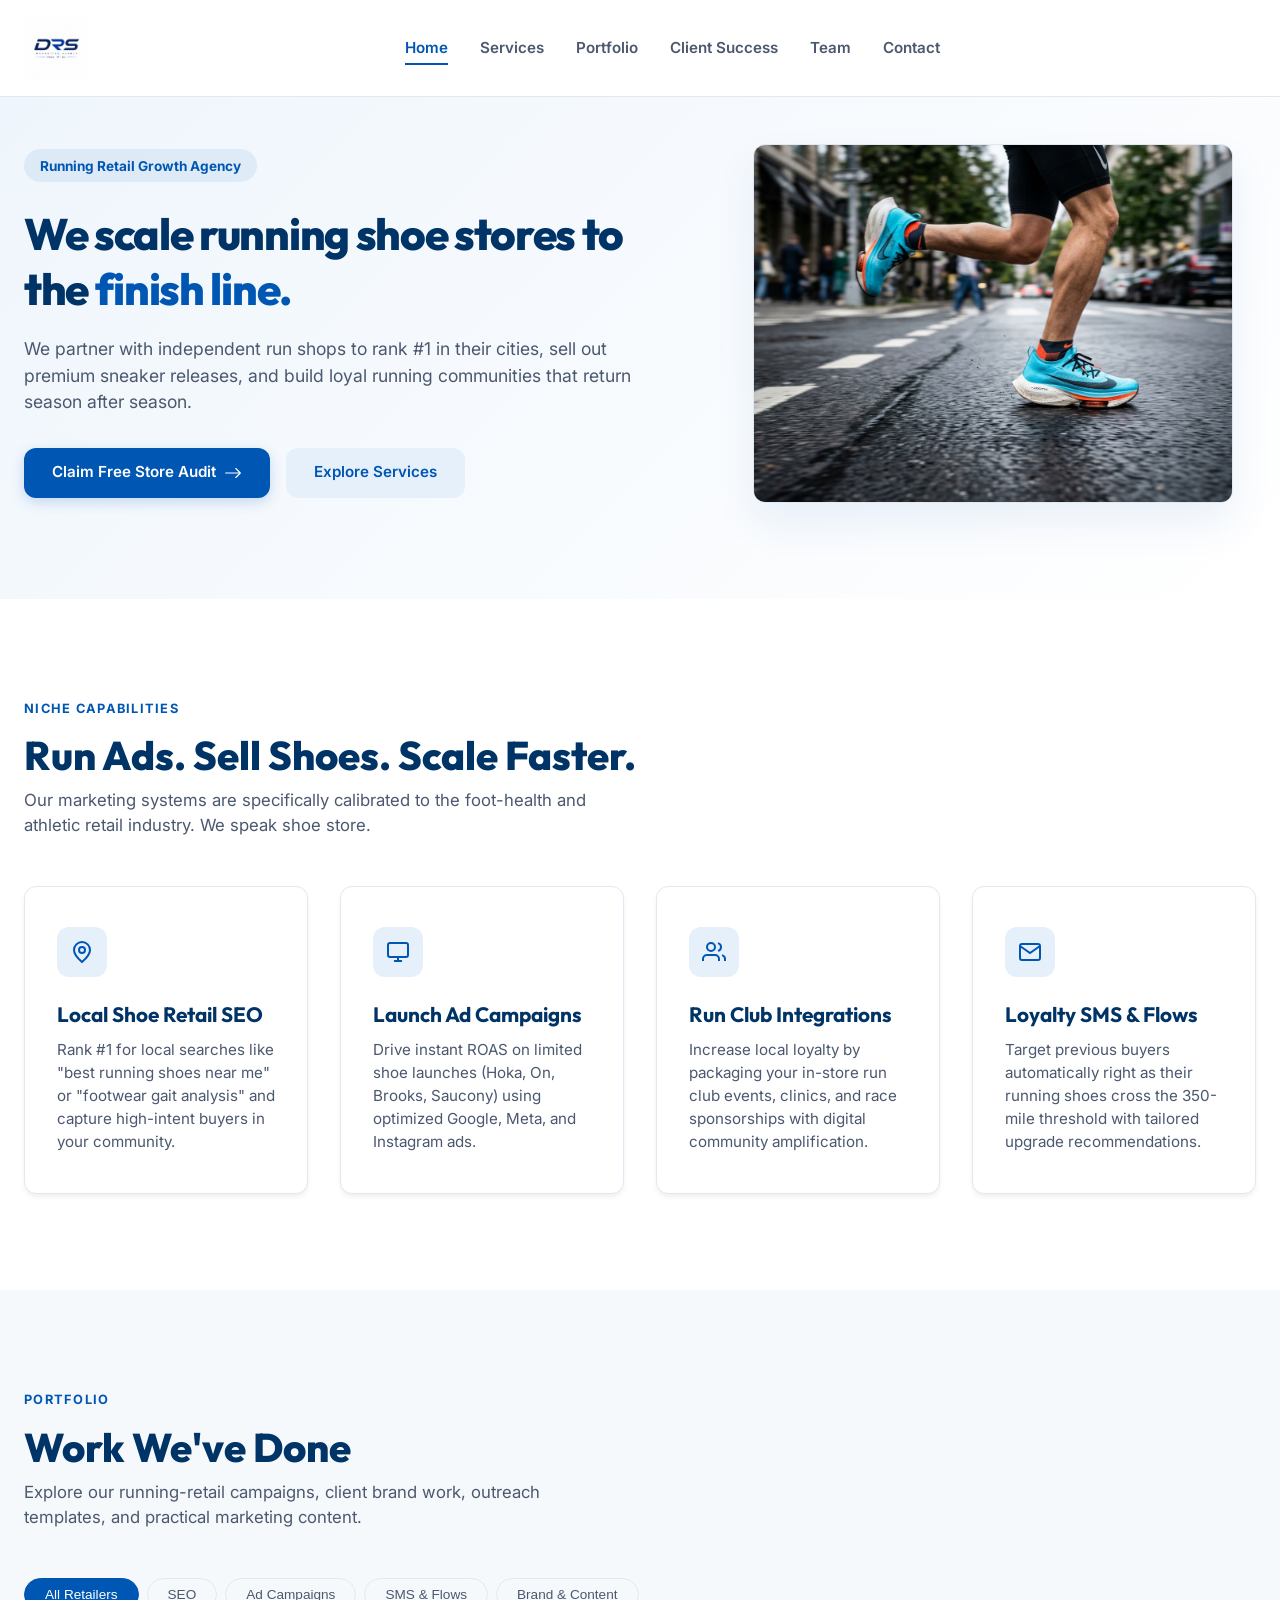
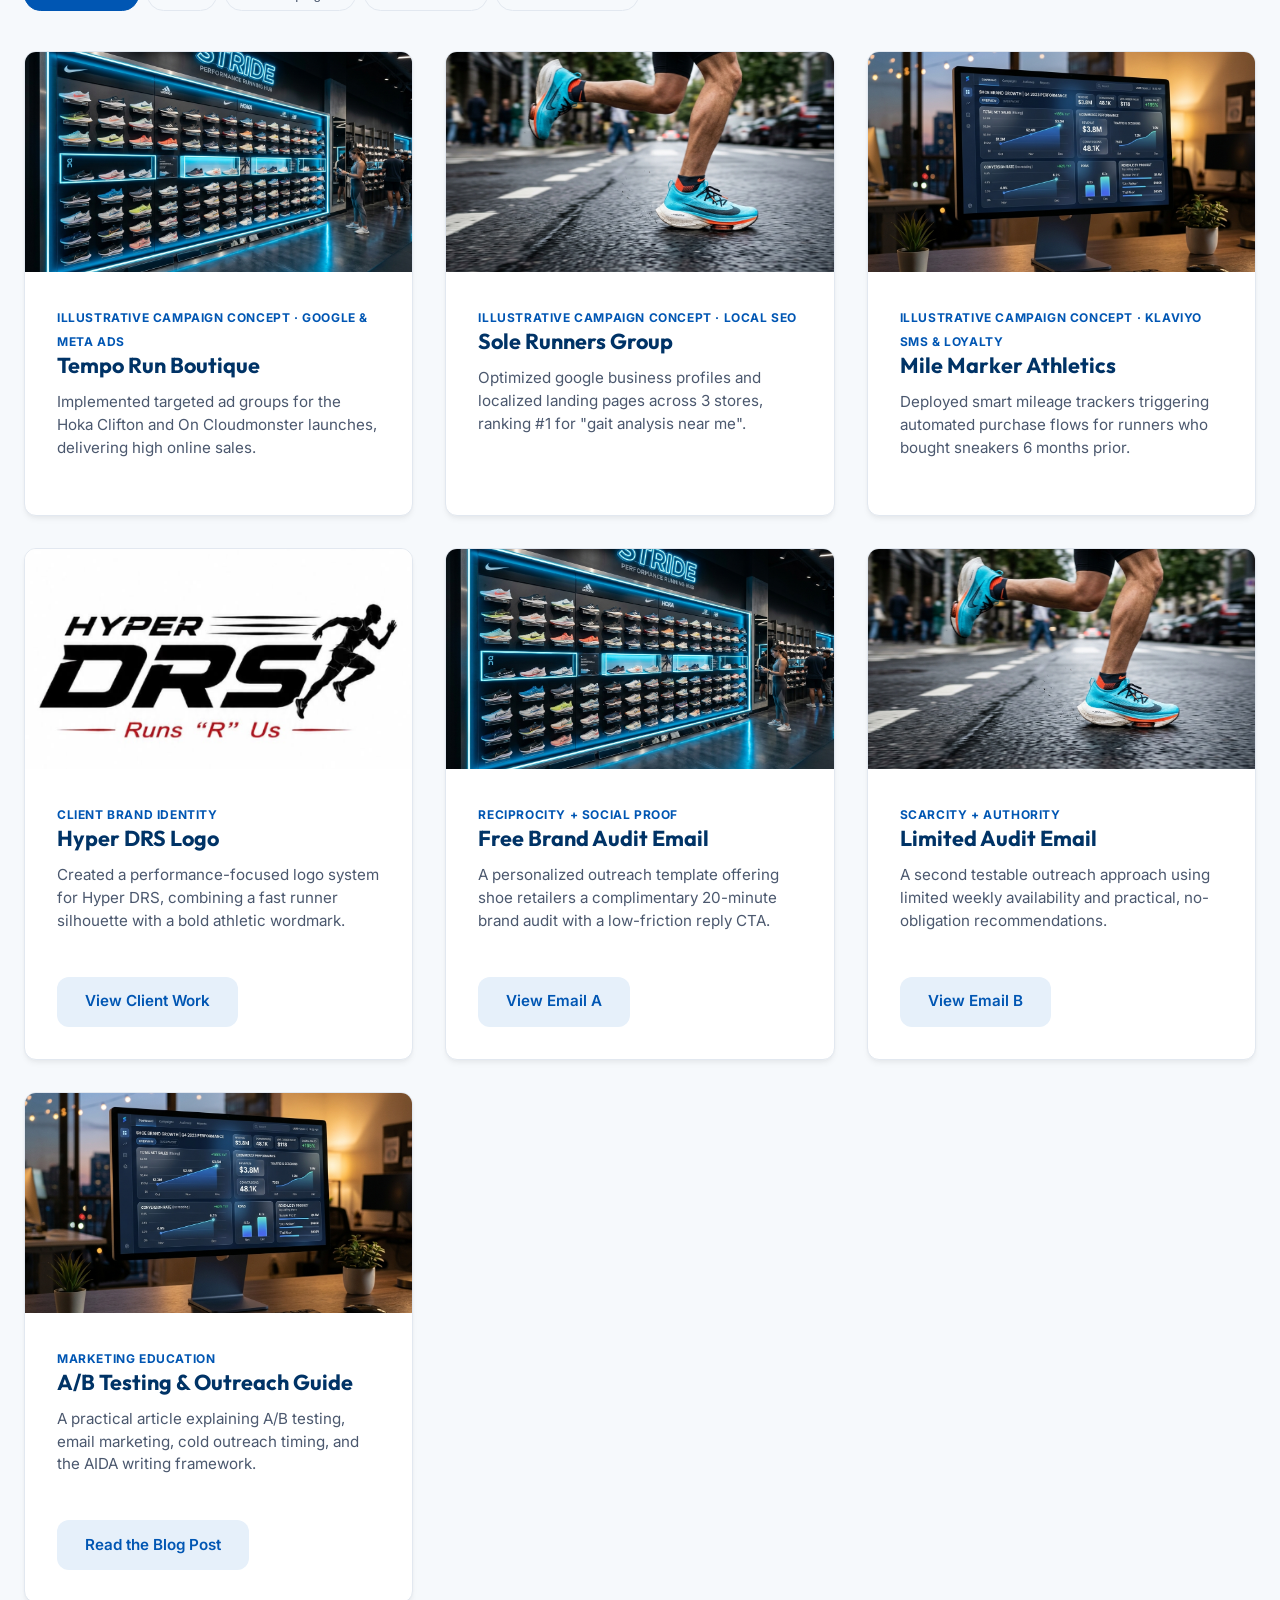
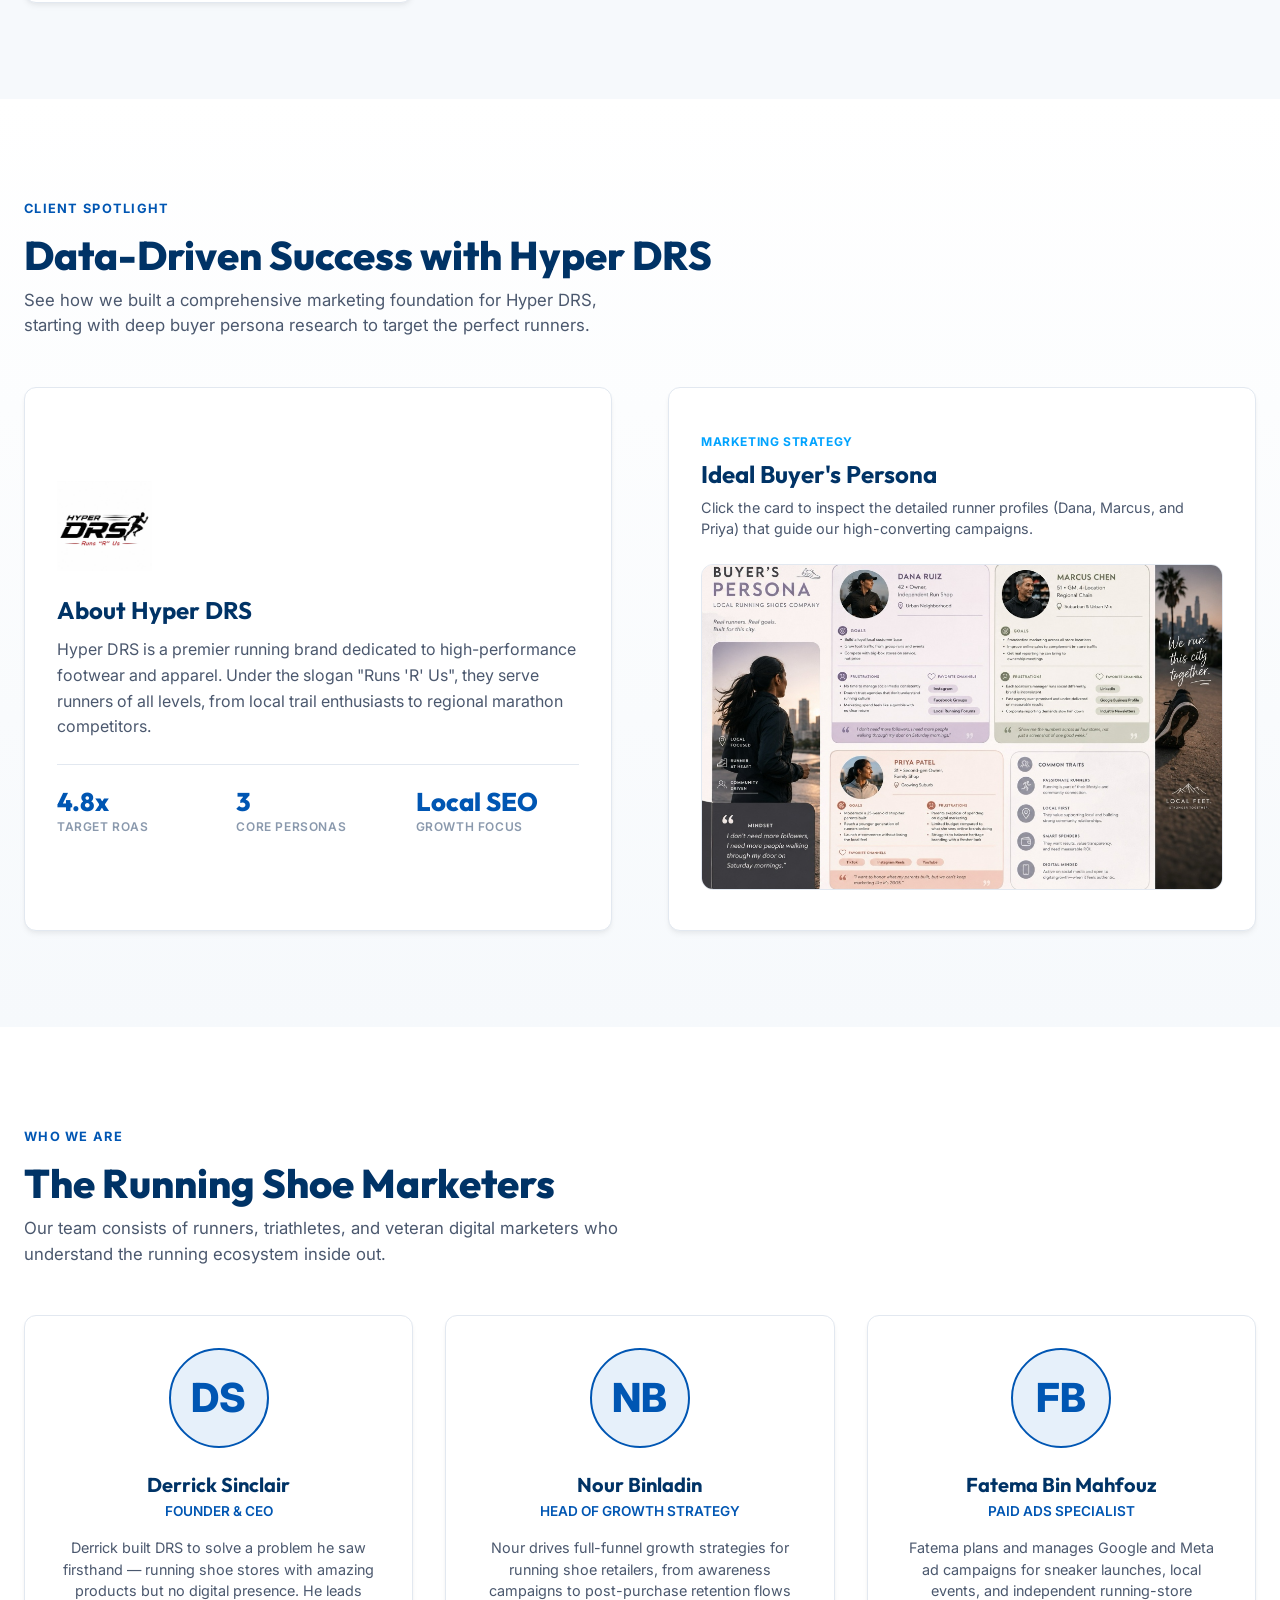
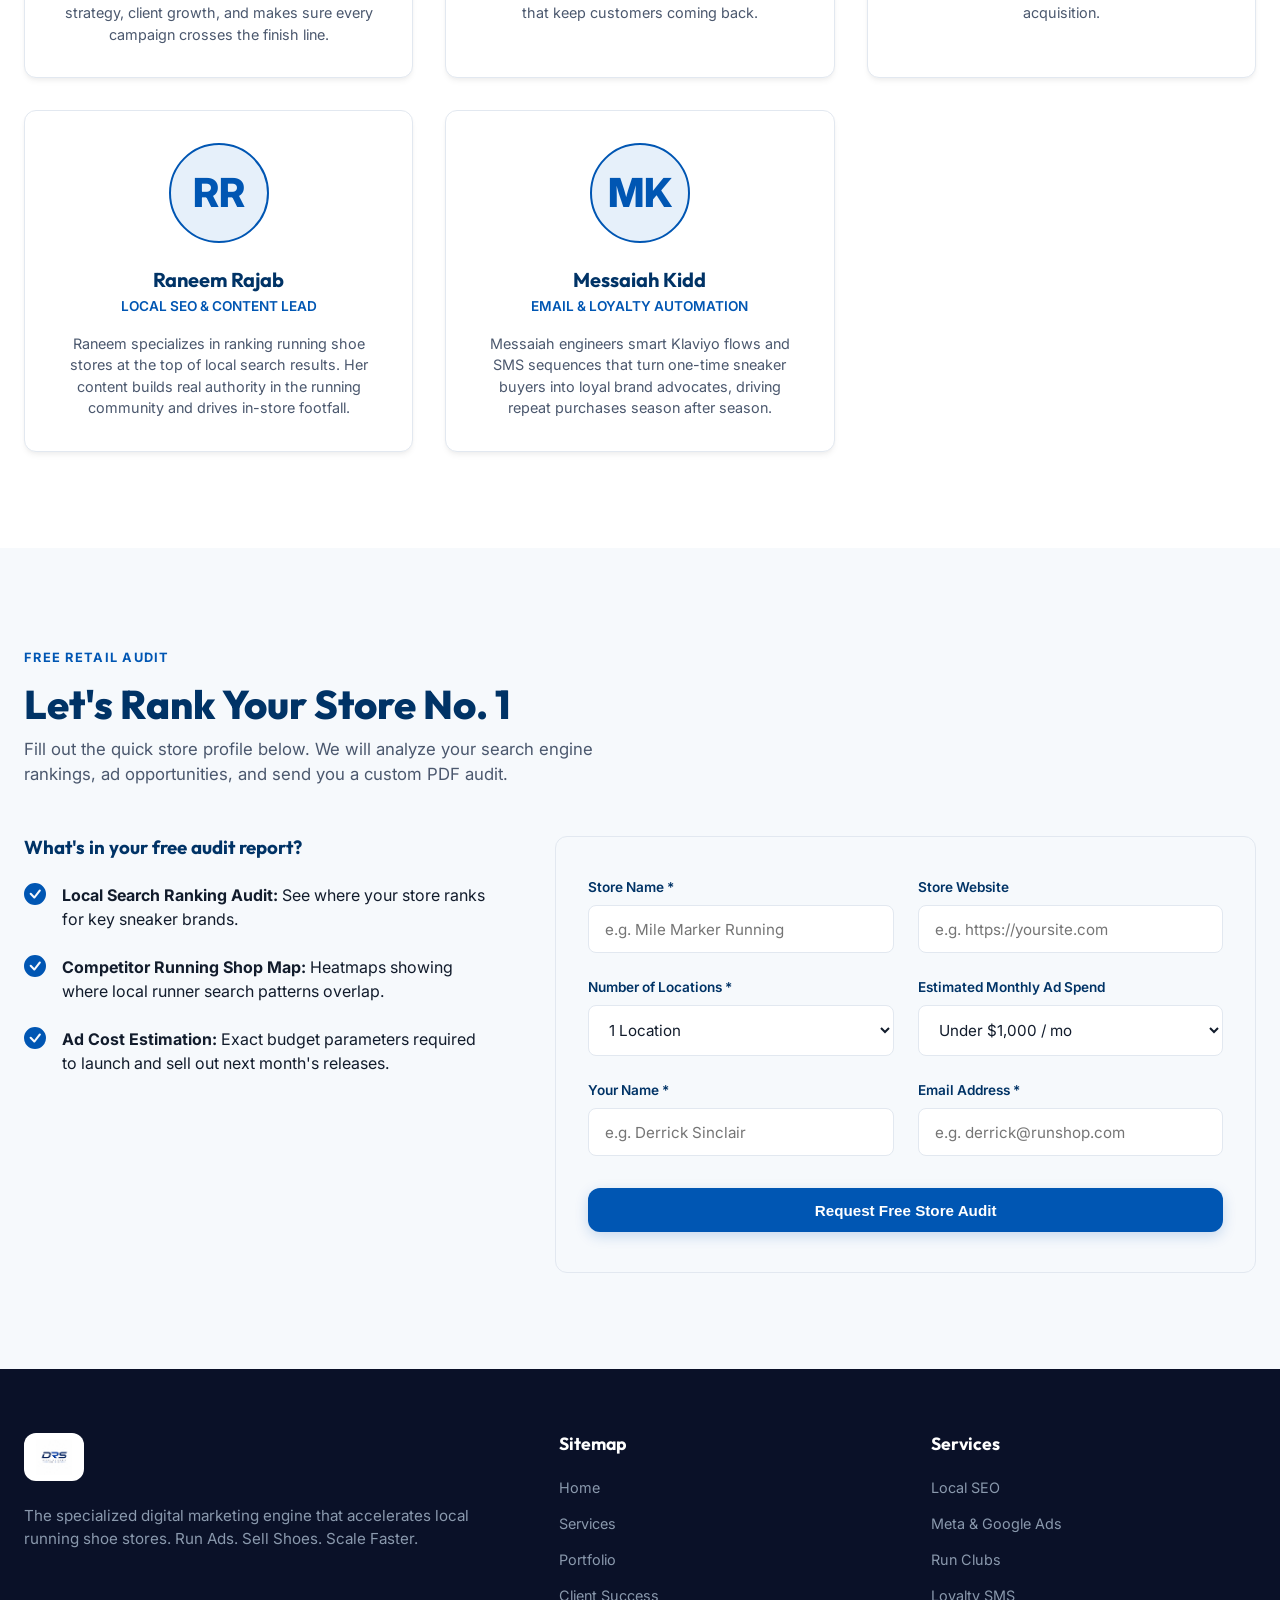
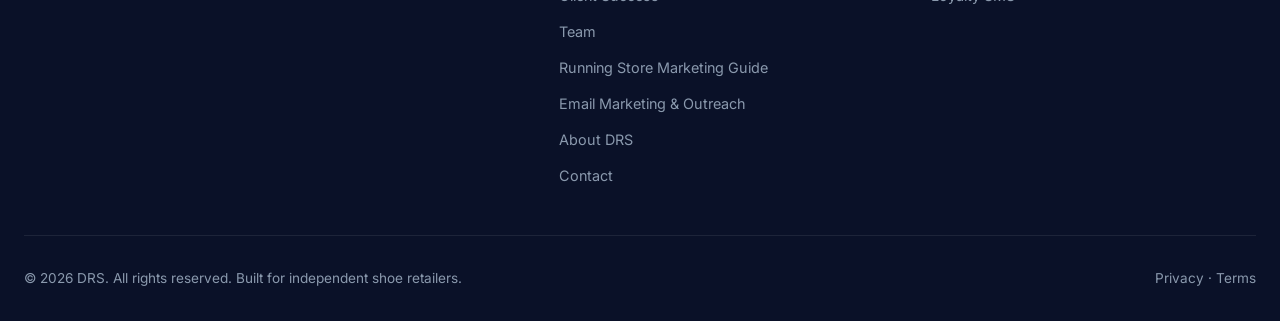
<file: index.html>
<!DOCTYPE html>
<html lang="en">
<head>
  <meta charset="UTF-8">
  <meta name="viewport" content="width=device-width, initial-scale=1.0">
  <title>DRS | Digital Marketing for Running Shoe Stores</title>
  <meta name="description" content="We help running shoe stores scale. Specialized local SEO, high-conversion ad campaigns, run club marketing, and customer loyalty automation.">
  <meta name="robots" content="index, follow">
  <link rel="canonical" href="https://hyperdrs-agency.vercel.app/">
  <link rel="stylesheet" href="style.css">
  <script type="application/ld+json">
  {
    "@context": "https://schema.org",
    "@type": "Organization",
    "@id": "https://hyperdrs-agency.vercel.app/#organization",
    "name": "DRS Marketing Agency",
    "url": "https://hyperdrs-agency.vercel.app/",
    "logo": "https://hyperdrs-agency.vercel.app/assets/logo.jpg",
    "description": "A digital marketing agency specializing in independent running shoe stores.",
    "address": {
      "@type": "PostalAddress",
      "streetAddress": "Carrer de Veneçuela 116",
      "postalCode": "08019",
      "addressLocality": "Barcelona",
      "addressCountry": "ES"
    },
    "areaServed": {
      "@type": "Country",
      "name": "United States"
    }
  }
  </script>
</head>
<body>
  <!-- Header -->
  <header>
    <div class="container nav-container">
      <a href="#" class="logo">
        <img src="assets/logo.jpg" alt="DRS Marketing Agency Logo" class="logo-img">
      </a>
      
      <nav class="nav-menu" id="nav-menu">
        <a href="#home" class="nav-link active">Home</a>
        <a href="#services" class="nav-link">Services</a>
        <a href="#portfolio" class="nav-link">Portfolio</a>
        <a href="#client-success" class="nav-link">Client Success</a>
        <a href="#team" class="nav-link">Team</a>
        <a href="#contact" class="nav-link">Contact</a>
      </nav>

      <div class="nav-actions">
        <button class="mobile-toggle" id="mobile-toggle" aria-label="Toggle Navigation">
          &#9776;
        </button>
      </div>
    </div>
  </header>

  <main>
    <!-- Hero Section -->
    <section id="home" class="hero">
      <div class="container hero-grid">
        <div class="hero-content reveal active">
          <span class="hero-tagline">Running Retail Growth Agency</span>
          <h1 class="hero-title">We scale running shoe stores to the <span>finish line.</span></h1>
          <p class="hero-desc">
            We partner with independent run shops to rank #1 in their cities, sell out premium sneaker releases, and build loyal running communities that return season after season.
          </p>
          <div class="hero-buttons">
            <a href="#contact" class="btn btn-primary">
              Claim Free Store Audit
              <svg xmlns="http://www.w3.org/2000/svg" width="18" height="18" fill="currentColor" viewBox="0 0 16 16">
                <path fill-rule="evenodd" d="M1 8a.5.5 0 0 1 .5-.5h11.793l-3.147-3.146a.5.5 0 0 1 .708-.708l4 4a.5.5 0 0 1 0 .708l-4 4a.5.5 0 0 1-.708-.708L13.293 8.5H1.5A.5.5 0 0 1 1 8z"/>
              </svg>
            </a>
            <a href="#services" class="btn btn-secondary">Explore Services</a>
          </div>
        </div>
        
        <div class="hero-image-wrapper reveal active">
          <img src="assets/sneaker.jpg" alt="Runner wearing athletic running shoes" class="hero-img">
        </div>
      </div>
    </section>

    <!-- Services Section -->
    <section id="services" class="section">
      <div class="container">
        <div class="reveal">
          <span class="section-tag">Niche Capabilities</span>
          <h2 class="section-title">Run Ads. Sell Shoes. Scale Faster.</h2>
          <p class="section-desc">Our marketing systems are specifically calibrated to the foot-health and athletic retail industry. We speak shoe store.</p>
        </div>

        <div class="services-grid">
          <!-- Service 1 -->
          <div class="service-card reveal">
            <div class="service-icon">
              <svg xmlns="http://www.w3.org/2000/svg" width="24" height="24" viewBox="0 0 24 24" fill="none" stroke="currentColor" stroke-width="2">
                <path d="M12 2a8 8 0 0 0-8 8c0 5.25 8 12 8 12s8-6.75 8-12a8 8 0 0 0-8-8z"/>
                <circle cx="12" cy="10" r="3"/>
              </svg>
            </div>
            <h3>Local Shoe Retail SEO</h3>
            <p>Rank #1 for local searches like "best running shoes near me" or "footwear gait analysis" and capture high-intent buyers in your community.</p>
          </div>

          <!-- Service 2 -->
          <div class="service-card reveal">
            <div class="service-icon">
              <svg xmlns="http://www.w3.org/2000/svg" width="24" height="24" viewBox="0 0 24 24" fill="none" stroke="currentColor" stroke-width="2">
                <rect x="2" y="3" width="20" height="14" rx="2" ry="2"/>
                <line x1="8" y1="21" x2="16" y2="21"/>
                <line x1="12" y1="17" x2="12" y2="21"/>
              </svg>
            </div>
            <h3>Launch Ad Campaigns</h3>
            <p>Drive instant ROAS on limited shoe launches (Hoka, On, Brooks, Saucony) using optimized Google, Meta, and Instagram ads.</p>
          </div>

          <!-- Service 3 -->
          <div class="service-card reveal">
            <div class="service-icon">
              <svg xmlns="http://www.w3.org/2000/svg" width="24" height="24" viewBox="0 0 24 24" fill="none" stroke="currentColor" stroke-width="2">
                <path d="M17 21v-2a4 4 0 0 0-4-4H5a4 4 0 0 0-4 4v2"/>
                <circle cx="9" cy="7" r="4"/>
                <path d="M23 21v-2a4 4 0 0 0-3-3.87"/>
                <path d="M16 3.13a4 4 0 0 1 0 7.75"/>
              </svg>
            </div>
            <h3>Run Club Integrations</h3>
            <p>Increase local loyalty by packaging your in-store run club events, clinics, and race sponsorships with digital community amplification.</p>
          </div>

          <!-- Service 4 -->
          <div class="service-card reveal">
            <div class="service-icon">
              <svg xmlns="http://www.w3.org/2000/svg" width="24" height="24" viewBox="0 0 24 24" fill="none" stroke="currentColor" stroke-width="2">
                <path d="M4 4h16c1.1 0 2 .9 2 2v12c0 1.1-.9 2-2 2H4c-1.1 0-2-.9-2-2V6c0-1.1.9-2 2-2z"/>
                <polyline points="22,6 12,13 2,6"/>
              </svg>
            </div>
            <h3>Loyalty SMS & Flows</h3>
            <p>Target previous buyers automatically right as their running shoes cross the 350-mile threshold with tailored upgrade recommendations.</p>
          </div>
        </div>
      </div>
    </section>

    <!-- Portfolio Section -->
    <section id="portfolio" class="section" style="background-color: var(--bg-secondary);">
      <div class="container">
        <div class="reveal">
          <span class="section-tag">Portfolio</span>
          <h2 class="section-title">Work We've Done</h2>
          <p class="section-desc">Explore our running-retail campaigns, client brand work, outreach templates, and practical marketing content.</p>
        </div>

        <div class="portfolio-filter reveal">
          <button class="filter-btn active" data-filter="all">All Retailers</button>
          <button class="filter-btn" data-filter="seo">SEO</button>
          <button class="filter-btn" data-filter="ads">Ad Campaigns</button>
          <button class="filter-btn" data-filter="automation">SMS & Flows</button>
          <button class="filter-btn" data-filter="content">Brand & Content</button>
        </div>

        <div class="portfolio-grid">
          <!-- Portfolio Item 1 -->
          <div class="portfolio-card reveal" data-category="ads">
            <div class="portfolio-img-box">
              <img src="assets/boutique.jpg" alt="Tempo Run Boutique sneaker wall">
            </div>
            <div class="portfolio-body">
              <span class="portfolio-meta">Illustrative Campaign Concept · Google & Meta Ads</span>
              <h3>Tempo Run Boutique</h3>
              <p>Implemented targeted ad groups for the Hoka Clifton and On Cloudmonster launches, delivering high online sales.</p>
            </div>
          </div>

          <!-- Portfolio Item 2 -->
          <div class="portfolio-card reveal" data-category="seo">
            <div class="portfolio-img-box">
              <img src="assets/sneaker.jpg" alt="Running shoes close-up on track">
            </div>
            <div class="portfolio-body">
              <span class="portfolio-meta">Illustrative Campaign Concept · Local SEO</span>
              <h3>Sole Runners Group</h3>
              <p>Optimized google business profiles and localized landing pages across 3 stores, ranking #1 for "gait analysis near me".</p>
            </div>
          </div>

          <!-- Portfolio Item 3 -->
          <div class="portfolio-card reveal" data-category="automation">
            <div class="portfolio-img-box">
              <img src="assets/analytics.jpg" alt="Digital marketing charts on monitor">
            </div>
            <div class="portfolio-body">
              <span class="portfolio-meta">Illustrative Campaign Concept · Klaviyo SMS & Loyalty</span>
              <h3>Mile Marker Athletics</h3>
              <p>Deployed smart mileage trackers triggering automated purchase flows for runners who bought sneakers 6 months prior.</p>
            </div>
          </div>

          <!-- Portfolio Item 4 -->
          <div class="portfolio-card reveal" data-category="content">
            <div class="portfolio-img-box">
              <img src="assets/client-logo.png" alt="Hyper DRS client logo created by DRS Agency">
            </div>
            <div class="portfolio-body">
              <span class="portfolio-meta">Client Brand Identity</span>
              <h3>Hyper DRS Logo</h3>
              <p>Created a performance-focused logo system for Hyper DRS, combining a fast runner silhouette with a bold athletic wordmark.</p>
              <a href="#client-success" class="btn btn-secondary">View Client Work</a>
            </div>
          </div>

          <!-- Portfolio Item 5 -->
          <div class="portfolio-card reveal" data-category="content">
            <div class="portfolio-img-box">
              <img src="assets/boutique.jpg" alt="Shoe retailer outreach email template project">
            </div>
            <div class="portfolio-body">
              <span class="portfolio-meta">Reciprocity + Social Proof</span>
              <h3>Free Brand Audit Email</h3>
              <p>A personalized outreach template offering shoe retailers a complimentary 20-minute brand audit with a low-friction reply CTA.</p>
              <a href="email-marketing-guide.html#templates" class="btn btn-secondary">View Email A</a>
            </div>
          </div>

          <!-- Portfolio Item 6 -->
          <div class="portfolio-card reveal" data-category="content">
            <div class="portfolio-img-box">
              <img src="assets/sneaker.jpg" alt="Limited brand audit outreach email template project">
            </div>
            <div class="portfolio-body">
              <span class="portfolio-meta">Scarcity + Authority</span>
              <h3>Limited Audit Email</h3>
              <p>A second testable outreach approach using limited weekly availability and practical, no-obligation recommendations.</p>
              <a href="email-marketing-guide.html#templates" class="btn btn-secondary">View Email B</a>
            </div>
          </div>

          <!-- Portfolio Item 7 -->
          <div class="portfolio-card reveal" data-category="content">
            <div class="portfolio-img-box">
              <img src="assets/analytics.jpg" alt="A/B testing and email marketing practical guide">
            </div>
            <div class="portfolio-body">
              <span class="portfolio-meta">Marketing Education</span>
              <h3>A/B Testing & Outreach Guide</h3>
              <p>A practical article explaining A/B testing, email marketing, cold outreach timing, and the AIDA writing framework.</p>
              <a href="email-marketing-guide.html#article" class="btn btn-secondary">Read the Blog Post</a>
            </div>
          </div>
        </div>
      </div>
    </section>

    <!-- Client Success Section -->
    <section id="client-success" class="section" style="background: linear-gradient(180deg, var(--bg-primary) 0%, var(--bg-secondary) 100%);">
      <div class="container">
        <div class="reveal">
          <span class="section-tag">Client Spotlight</span>
          <h2 class="section-title">Data-Driven Success with Hyper DRS</h2>
          <p class="section-desc">See how we built a comprehensive marketing foundation for Hyper DRS, starting with deep buyer persona research to target the perfect runners.</p>
        </div>

        <div class="client-grid reveal">
          <!-- Client Card -->
          <div class="client-card">
            <div class="client-logo-wrapper">
              <img src="assets/client-logo.png" alt="Hyper DRS Logo" class="client-logo-img">
            </div>
            <div class="client-content">
              <h3>About Hyper DRS</h3>
              <p>Hyper DRS is a premier running brand dedicated to high-performance footwear and apparel. Under the slogan "Runs 'R' Us", they serve runners of all levels, from local trail enthusiasts to regional marathon competitors.</p>

              <div class="client-highlights">
                <div class="highlight-item">
                  <span class="highlight-num">4.8x</span>
                  <span class="highlight-label">Target ROAS</span>
                </div>
                <div class="highlight-item">
                  <span class="highlight-num">3</span>
                  <span class="highlight-label">Core Personas</span>
                </div>
                <div class="highlight-item">
                  <span class="highlight-num">Local SEO</span>
                  <span class="highlight-label">Growth Focus</span>
                </div>
              </div>
            </div>
          </div>

          <!-- Persona Card -->
          <div class="persona-card">
            <div class="persona-header">
              <span class="persona-badge">Marketing Strategy</span>
              <h3>Ideal Buyer's Persona</h3>
              <p>Click the card to inspect the detailed runner profiles (Dana, Marcus, and Priya) that guide our high-converting campaigns.</p>
            </div>
            <div class="persona-image-wrapper">
              <img src="assets/buyers-persona.jpg" alt="Hyper DRS Buyer Persona" class="persona-img" id="persona-trigger">
              <div class="persona-overlay">
                <svg xmlns="http://www.w3.org/2000/svg" width="32" height="32" fill="currentColor" viewBox="0 0 16 16">
                  <path d="M11.742 10.344a6.5 6.5 0 1 0-1.397 1.398h-.001c.03.04.062.078.098.115l3.85 3.85a1 1 0 0 0 1.415-1.414l-3.85-3.85a1.007 1.007 0 0 0-.115-.1zM12 6.5a5.5 5.5 0 1 1-11 0 5.5 5.5 0 0 1 11 0z"/>
                  <path fill-rule="evenodd" d="M8 4a.5.5 0 0 1 .5.5v3h3a.5.5 0 0 1 0 1h-3v3a.5.5 0 0 1-1 0v-3h-3a.5.5 0 0 1 0-1h3v-3A.5.5 0 0 1 8 4z"/>
                </svg>
                <span>Click to Enlarge</span>
              </div>
            </div>
          </div>
        </div>
      </div>
    </section>

    <!-- About the Team Section -->
    <section id="team" class="section">
      <div class="container">
        <div class="reveal">
          <span class="section-tag">Who We Are</span>
          <h2 class="section-title">The Running Shoe Marketers</h2>
          <p class="section-desc">Our team consists of runners, triathletes, and veteran digital marketers who understand the running ecosystem inside out.</p>
        </div>

        <div class="team-grid">
          <!-- Team Member 1 -->
          <div class="team-card reveal">
            <div class="team-avatar">DS</div>
            <h3>Derrick Sinclair</h3>
            <div class="team-role">Founder & CEO</div>
            <p class="team-bio">Derrick built DRS to solve a problem he saw firsthand — running shoe stores with amazing products but no digital presence. He leads strategy, client growth, and makes sure every campaign crosses the finish line.</p>
          </div>

          <!-- Team Member 2 -->
          <div class="team-card reveal">
            <div class="team-avatar">NB</div>
            <h3>Nour Binladin</h3>
            <div class="team-role">Head of Growth Strategy</div>
            <p class="team-bio">Nour drives full-funnel growth strategies for running shoe retailers, from awareness campaigns to post-purchase retention flows that keep customers coming back.</p>
          </div>

          <!-- Team Member 2 -->
          <div class="team-card reveal">
            <div class="team-avatar">FB</div>
            <h3>Fatema Bin Mahfouz</h3>
            <div class="team-role">Paid Ads Specialist</div>
            <p class="team-bio">Fatema plans and manages Google and Meta ad campaigns for sneaker launches, local events, and independent running-store acquisition.</p>
          </div>

          <!-- Team Member 3 -->
          <div class="team-card reveal">
            <div class="team-avatar">RR</div>
            <h3>Raneem Rajab</h3>
            <div class="team-role">Local SEO & Content Lead</div>
            <p class="team-bio">Raneem specializes in ranking running shoe stores at the top of local search results. Her content builds real authority in the running community and drives in-store footfall.</p>
          </div>

          <!-- Team Member 4 -->
          <div class="team-card reveal">
            <div class="team-avatar">MK</div>
            <h3>Messaiah Kidd</h3>
            <div class="team-role">Email & Loyalty Automation</div>
            <p class="team-bio">Messaiah engineers smart Klaviyo flows and SMS sequences that turn one-time sneaker buyers into loyal brand advocates, driving repeat purchases season after season.</p>
          </div>
        </div>
      </div>
    </section>

    <!-- Contact Section -->
    <section id="contact" class="section" style="background-color: var(--bg-secondary);">
      <div class="container">
        <div class="reveal">
          <span class="section-tag">Free Retail Audit</span>
          <h2 class="section-title">Let's Rank Your Store No. 1</h2>
          <p class="section-desc">Fill out the quick store profile below. We will analyze your search engine rankings, ad opportunities, and send you a custom PDF audit.</p>
        </div>

        <div class="contact-grid">
          <div class="reveal">
            <h3 style="margin-bottom: 1.5rem;">What's in your free audit report?</h3>
            <ul style="display: flex; flex-direction: column; gap: 1.5rem;">
              <li style="display: flex; gap: 1rem; align-items: flex-start;">
                <svg xmlns="http://www.w3.org/2000/svg" width="22" height="22" fill="currentColor" style="color: var(--primary); flex-shrink: 0;" viewBox="0 0 16 16">
                  <path d="M16 8A8 8 0 1 1 0 8a8 8 0 0 1 16 0zm-3.97-3.03a.75.75 0 0 0-1.08.022L7.477 9.417 5.384 7.323a.75.75 0 0 0-1.06 1.06L6.97 11.03a.75.75 0 0 0 1.079-.02l3.992-4.99a.75.75 0 0 0-.01-1.05z"/>
                </svg>
                <div>
                  <strong>Local Search Ranking Audit:</strong> See where your store ranks for key sneaker brands.
                </div>
              </li>
              <li style="display: flex; gap: 1rem; align-items: flex-start;">
                <svg xmlns="http://www.w3.org/2000/svg" width="22" height="22" fill="currentColor" style="color: var(--primary); flex-shrink: 0;" viewBox="0 0 16 16">
                  <path d="M16 8A8 8 0 1 1 0 8a8 8 0 0 1 16 0zm-3.97-3.03a.75.75 0 0 0-1.08.022L7.477 9.417 5.384 7.323a.75.75 0 0 0-1.06 1.06L6.97 11.03a.75.75 0 0 0 1.079-.02l3.992-4.99a.75.75 0 0 0-.01-1.05z"/>
                </svg>
                <div>
                  <strong>Competitor Running Shop Map:</strong> Heatmaps showing where local runner search patterns overlap.
                </div>
              </li>
              <li style="display: flex; gap: 1rem; align-items: flex-start;">
                <svg xmlns="http://www.w3.org/2000/svg" width="22" height="22" fill="currentColor" style="color: var(--primary); flex-shrink: 0;" viewBox="0 0 16 16">
                  <path d="M16 8A8 8 0 1 1 0 8a8 8 0 0 1 16 0zm-3.97-3.03a.75.75 0 0 0-1.08.022L7.477 9.417 5.384 7.323a.75.75 0 0 0-1.06 1.06L6.97 11.03a.75.75 0 0 0 1.079-.02l3.992-4.99a.75.75 0 0 0-.01-1.05z"/>
                </svg>
                <div>
                  <strong>Ad Cost Estimation:</strong> Exact budget parameters required to launch and sell out next month's releases.
                </div>
              </li>
            </ul>
          </div>

          <div class="contact-card reveal">
            <div id="form-success-box" class="form-success-box">
              <h3>Audit Requested!</h3>
              <p style="margin-top: 0.5rem; font-size: 0.9rem; font-weight: normal;">Derrick has received your store details. We've started processing your footwear retail report and will email you the custom PDF audit within 24 hours.</p>
            </div>

            <form id="audit-form" class="contact-form">
              <div class="form-row">
                <div class="form-group">
                  <label for="store-name">Store Name *</label>
                  <input type="text" id="store-name" class="form-input" placeholder="e.g. Mile Marker Running" required>
                </div>
                <div class="form-group">
                  <label for="store-website">Store Website</label>
                  <input type="url" id="store-website" class="form-input" placeholder="e.g. https://yoursite.com">
                </div>
              </div>

              <div class="form-row">
                <div class="form-group">
                  <label for="store-count">Number of Locations *</label>
                  <select id="store-count" class="form-select" required>
                    <option value="1">1 Location</option>
                    <option value="2-4">2-4 Locations</option>
                    <option value="5+">5+ Locations</option>
                  </select>
                </div>
                <div class="form-group">
                  <label for="store-budget">Estimated Monthly Ad Spend</label>
                  <select id="store-budget" class="form-select">
                    <option value="under-1k">Under $1,000 / mo</option>
                    <option value="1k-5k">$1,000 - $5,000 / mo</option>
                    <option value="5k+">$5,000+ / mo</option>
                  </select>
                </div>
              </div>

              <div class="form-row">
                <div class="form-group">
                  <label for="owner-name">Your Name *</label>
                  <input type="text" id="owner-name" class="form-input" placeholder="e.g. Derrick Sinclair" required>
                </div>
                <div class="form-group">
                  <label for="store-email">Email Address *</label>
                  <input type="email" id="store-email" class="form-input" placeholder="e.g. derrick@runshop.com" required>
                </div>
              </div>

              <button type="submit" class="btn btn-primary" style="margin-top: 0.5rem;">
                Request Free Store Audit
              </button>
            </form>
          </div>
        </div>
      </div>
    </section>
  </main>

  <!-- Footer -->
  <footer>
    <div class="container">
      <div class="footer-grid">
        <div class="footer-brand">
          <img src="assets/logo.jpg" alt="DRS Marketing Agency Logo" class="logo-img footer-logo-img">
          <p>The specialized digital marketing engine that accelerates local running shoe stores. Run Ads. Sell Shoes. Scale Faster.</p>
        </div>
        <div class="footer-links">
          <h3>Sitemap</h3>
          <ul>
            <li><a href="#home">Home</a></li>
            <li><a href="#services">Services</a></li>
            <li><a href="#portfolio">Portfolio</a></li>
            <li><a href="#client-success">Client Success</a></li>
            <li><a href="#team">Team</a></li>
            <li><a href="running-store-marketing.html">Running Store Marketing Guide</a></li>
            <li><a href="email-marketing-guide.html">Email Marketing &amp; Outreach</a></li>
            <li><a href="about.html">About DRS</a></li>
            <li><a href="contact.html">Contact</a></li>
          </ul>
        </div>
        <div class="footer-links">
          <h3>Services</h3>
          <ul>
            <li><a href="#services">Local SEO</a></li>
            <li><a href="#services">Meta & Google Ads</a></li>
            <li><a href="#services">Run Clubs</a></li>
            <li><a href="#services">Loyalty SMS</a></li>
          </ul>
        </div>
      </div>
      
      <div class="footer-bottom">
        <p>&copy; 2026 DRS. All rights reserved. Built for independent shoe retailers.</p>
        <p><a href="privacy.html">Privacy</a> · <a href="terms.html">Terms</a></p>
      </div>
    </div>
  </footer>

  <!-- Lightbox Modal for Buyer Persona -->
  <div id="persona-modal" class="modal">
    <span class="modal-close">&times;</span>
    <img class="modal-content" id="modal-img" alt="Enlarged Buyer Persona">
    <div id="modal-caption"></div>
  </div>

  <script src="app.js"></script>
</body>
</html>
</file>
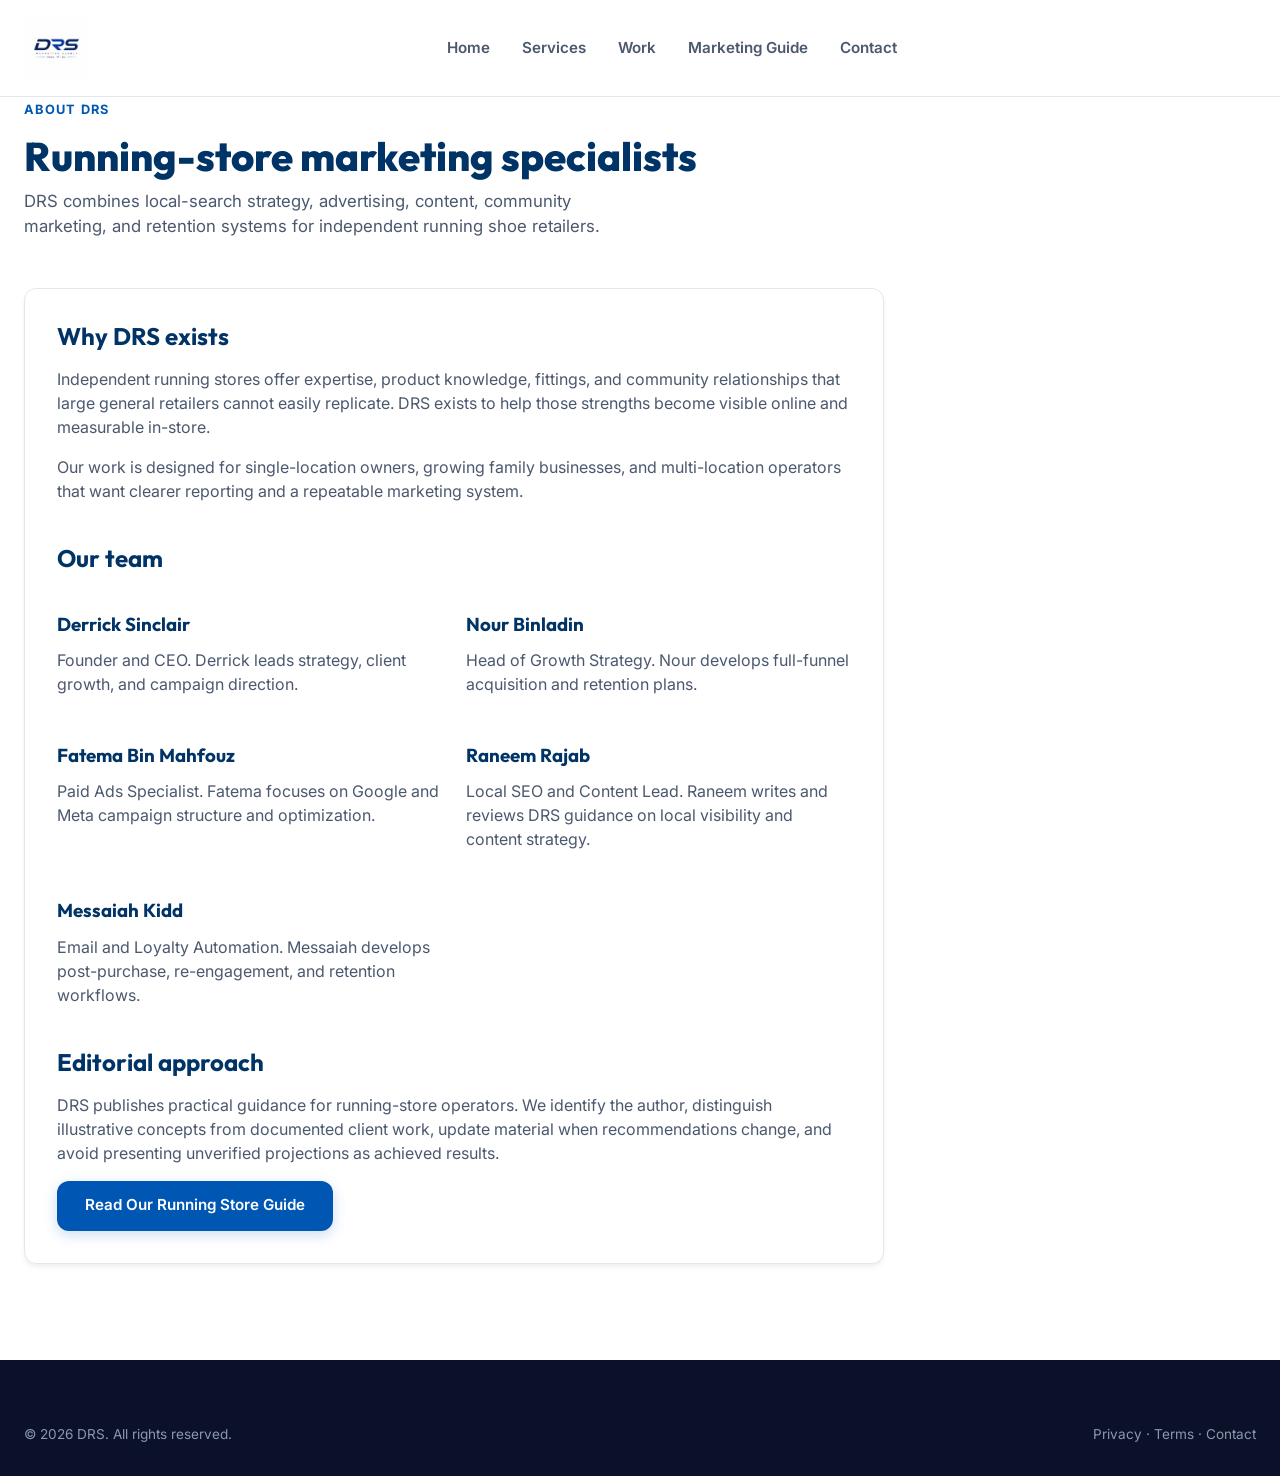
<file: about.html>
<!DOCTYPE html>
<html lang="en">
<head>
  <meta charset="UTF-8">
  <meta name="viewport" content="width=device-width, initial-scale=1.0">
  <title>About DRS Marketing Agency</title>
  <meta name="description" content="Meet the DRS team specializing in SEO, paid advertising, content, and retention marketing for independent running shoe stores.">
  <meta name="robots" content="index, follow">
  <link rel="canonical" href="https://hyperdrs-agency.vercel.app/about.html">
  <link rel="stylesheet" href="style.css">
  <script type="application/ld+json">
  {
    "@context": "https://schema.org",
    "@type": "AboutPage",
    "name": "About DRS Marketing Agency",
    "url": "https://hyperdrs-agency.vercel.app/about.html",
    "mainEntity": {"@id": "https://hyperdrs-agency.vercel.app/#organization"}
  }
  </script>
</head>
<body>
  <header><div class="container nav-container"><a href="index.html" class="logo"><img src="assets/logo.jpg" alt="DRS Marketing Agency Logo" class="logo-img"></a><nav class="nav-menu" id="nav-menu"><a href="index.html" class="nav-link">Home</a><a href="index.html#services" class="nav-link">Services</a><a href="index.html#portfolio" class="nav-link">Work</a><a href="running-store-marketing.html" class="nav-link">Marketing Guide</a><a href="contact.html" class="nav-link">Contact</a></nav><div class="nav-actions"><button class="mobile-toggle" id="mobile-toggle" aria-label="Toggle Navigation">&#9776;</button></div></div></header>
  <main class="content-page section">
    <div class="container">
      <span class="section-tag">About DRS</span>
      <h1 class="section-title">Running-store marketing specialists</h1>
      <p class="section-desc">DRS combines local-search strategy, advertising, content, community marketing, and retention systems for independent running shoe retailers.</p>
      <div class="content-panel">
        <h2>Why DRS exists</h2>
        <p>Independent running stores offer expertise, product knowledge, fittings, and community relationships that large general retailers cannot easily replicate. DRS exists to help those strengths become visible online and measurable in-store.</p>
        <p>Our work is designed for single-location owners, growing family businesses, and multi-location operators that want clearer reporting and a repeatable marketing system.</p>
        <h2>Our team</h2>
        <div class="trust-grid">
          <article><h3>Derrick Sinclair</h3><p>Founder and CEO. Derrick leads strategy, client growth, and campaign direction.</p></article>
          <article><h3>Nour Binladin</h3><p>Head of Growth Strategy. Nour develops full-funnel acquisition and retention plans.</p></article>
          <article><h3>Fatema Bin Mahfouz</h3><p>Paid Ads Specialist. Fatema focuses on Google and Meta campaign structure and optimization.</p></article>
          <article id="raneem"><h3>Raneem Rajab</h3><p>Local SEO and Content Lead. Raneem writes and reviews DRS guidance on local visibility and content strategy.</p></article>
          <article><h3>Messaiah Kidd</h3><p>Email and Loyalty Automation. Messaiah develops post-purchase, re-engagement, and retention workflows.</p></article>
        </div>
        <h2>Editorial approach</h2>
        <p>DRS publishes practical guidance for running-store operators. We identify the author, distinguish illustrative concepts from documented client work, update material when recommendations change, and avoid presenting unverified projections as achieved results.</p>
        <p><a href="running-store-marketing.html" class="btn btn-primary">Read Our Running Store Guide</a></p>
      </div>
    </div>
  </main>
  <footer><div class="container"><div class="footer-bottom"><p>&copy; 2026 DRS. All rights reserved.</p><p><a href="privacy.html">Privacy</a> · <a href="terms.html">Terms</a> · <a href="contact.html">Contact</a></p></div></div></footer>
  <script src="app.js"></script>
</body>
</html>
</file>
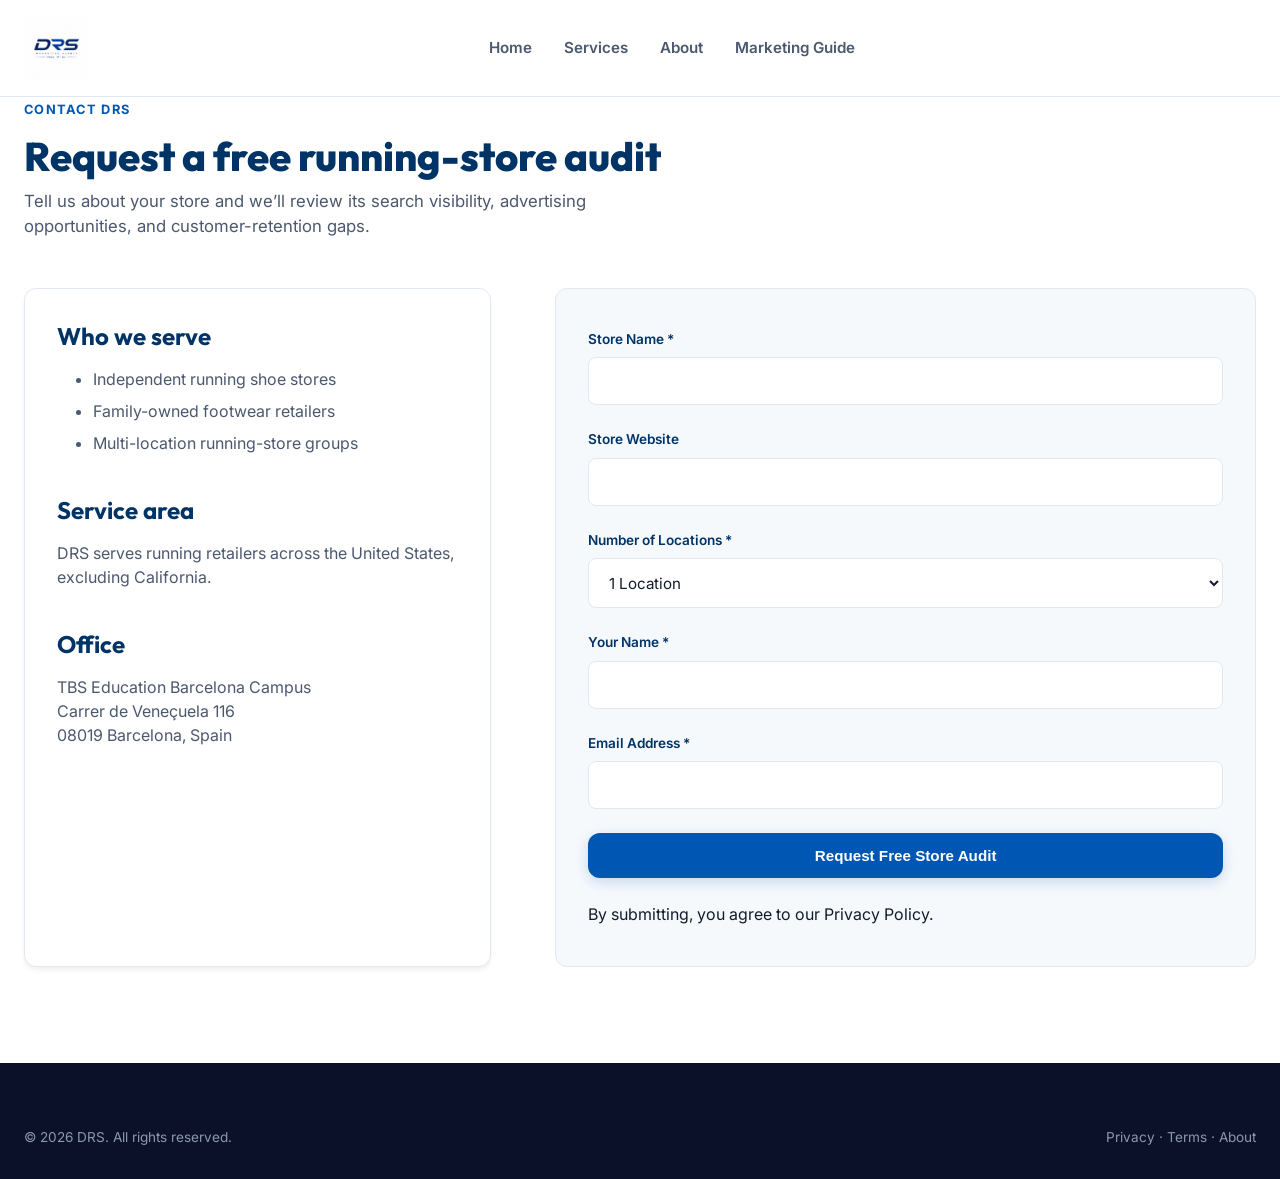
<file: contact.html>
<!DOCTYPE html>
<html lang="en">
<head>
  <meta charset="UTF-8">
  <meta name="viewport" content="width=device-width, initial-scale=1.0">
  <title>Contact DRS Marketing Agency</title>
  <meta name="description" content="Contact DRS for a free digital marketing audit for your independent running shoe store or multi-location running retailer.">
  <meta name="robots" content="index, follow">
  <link rel="canonical" href="https://hyperdrs-agency.vercel.app/contact.html">
  <link rel="stylesheet" href="style.css">
</head>
<body>
  <header><div class="container nav-container"><a href="index.html" class="logo"><img src="assets/logo.jpg" alt="DRS Marketing Agency Logo" class="logo-img"></a><nav class="nav-menu" id="nav-menu"><a href="index.html" class="nav-link">Home</a><a href="index.html#services" class="nav-link">Services</a><a href="about.html" class="nav-link">About</a><a href="running-store-marketing.html" class="nav-link">Marketing Guide</a></nav><div class="nav-actions"><button class="mobile-toggle" id="mobile-toggle" aria-label="Toggle Navigation">&#9776;</button></div></div></header>
  <main class="content-page section">
    <div class="container">
      <span class="section-tag">Contact DRS</span>
      <h1 class="section-title">Request a free running-store audit</h1>
      <p class="section-desc">Tell us about your store and we’ll review its search visibility, advertising opportunities, and customer-retention gaps.</p>
      <div class="contact-grid">
        <div class="content-panel">
          <h2>Who we serve</h2>
          <ul><li>Independent running shoe stores</li><li>Family-owned footwear retailers</li><li>Multi-location running-store groups</li></ul>
          <h2>Service area</h2>
          <p>DRS serves running retailers across the United States, excluding California.</p>
          <h2>Office</h2>
          <p>TBS Education Barcelona Campus<br>Carrer de Veneçuela 116<br>08019 Barcelona, Spain</p>
        </div>
        <div class="contact-card">
          <div id="form-success-box" class="form-success-box"><h3>Audit Requested!</h3><p>We received your store details and will follow up about the audit.</p></div>
          <form id="audit-form" class="contact-form">
            <div class="form-group"><label for="store-name">Store Name *</label><input type="text" id="store-name" class="form-input" required></div>
            <div class="form-group"><label for="store-website">Store Website</label><input type="url" id="store-website" class="form-input"></div>
            <div class="form-group"><label for="store-count">Number of Locations *</label><select id="store-count" class="form-select" required><option value="1">1 Location</option><option value="2-4">2–4 Locations</option><option value="5+">5+ Locations</option></select></div>
            <div class="form-group"><label for="owner-name">Your Name *</label><input type="text" id="owner-name" class="form-input" required></div>
            <div class="form-group"><label for="store-email">Email Address *</label><input type="email" id="store-email" class="form-input" required></div>
            <button type="submit" class="btn btn-primary">Request Free Store Audit</button>
            <p class="service-area-note">By submitting, you agree to our <a href="privacy.html">Privacy Policy</a>.</p>
          </form>
        </div>
      </div>
    </div>
  </main>
  <footer><div class="container"><div class="footer-bottom"><p>&copy; 2026 DRS. All rights reserved.</p><p><a href="privacy.html">Privacy</a> · <a href="terms.html">Terms</a> · <a href="about.html">About</a></p></div></div></footer>
  <script src="app.js"></script>
</body>
</html>
</file>
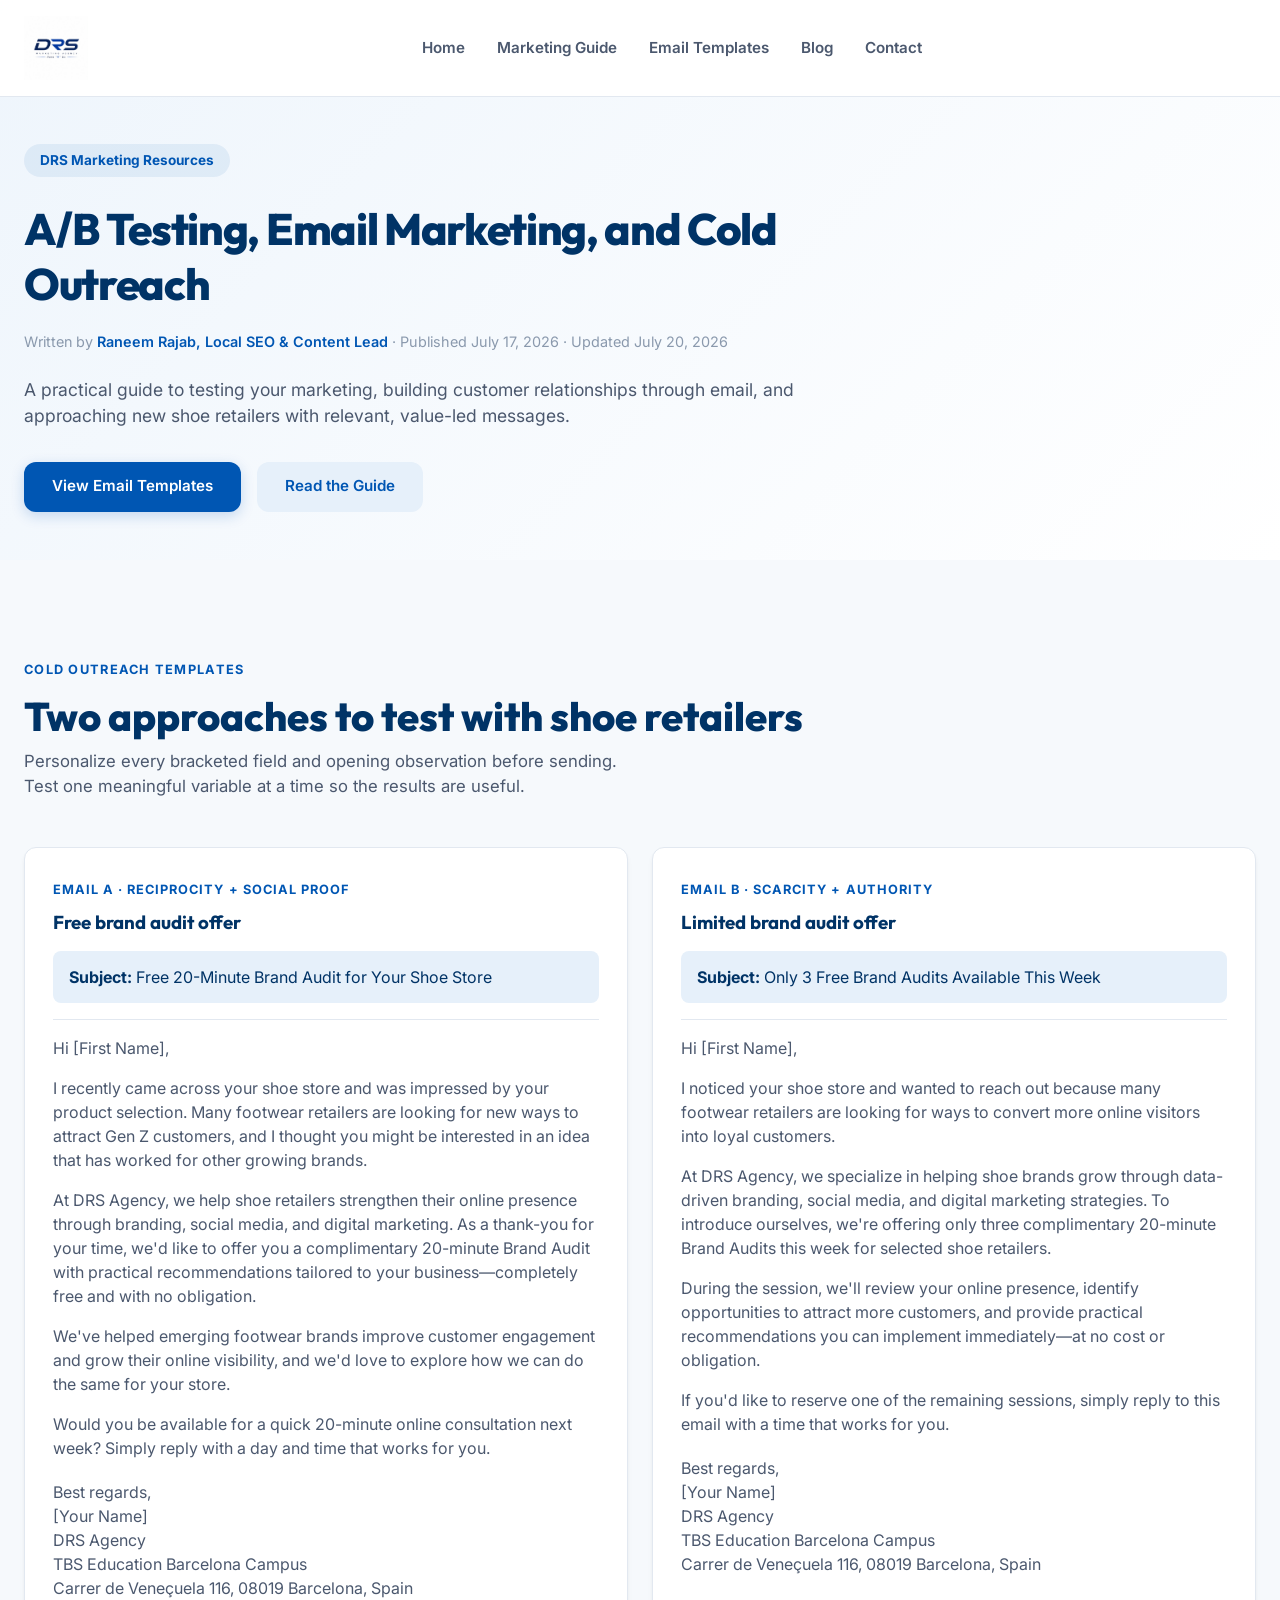
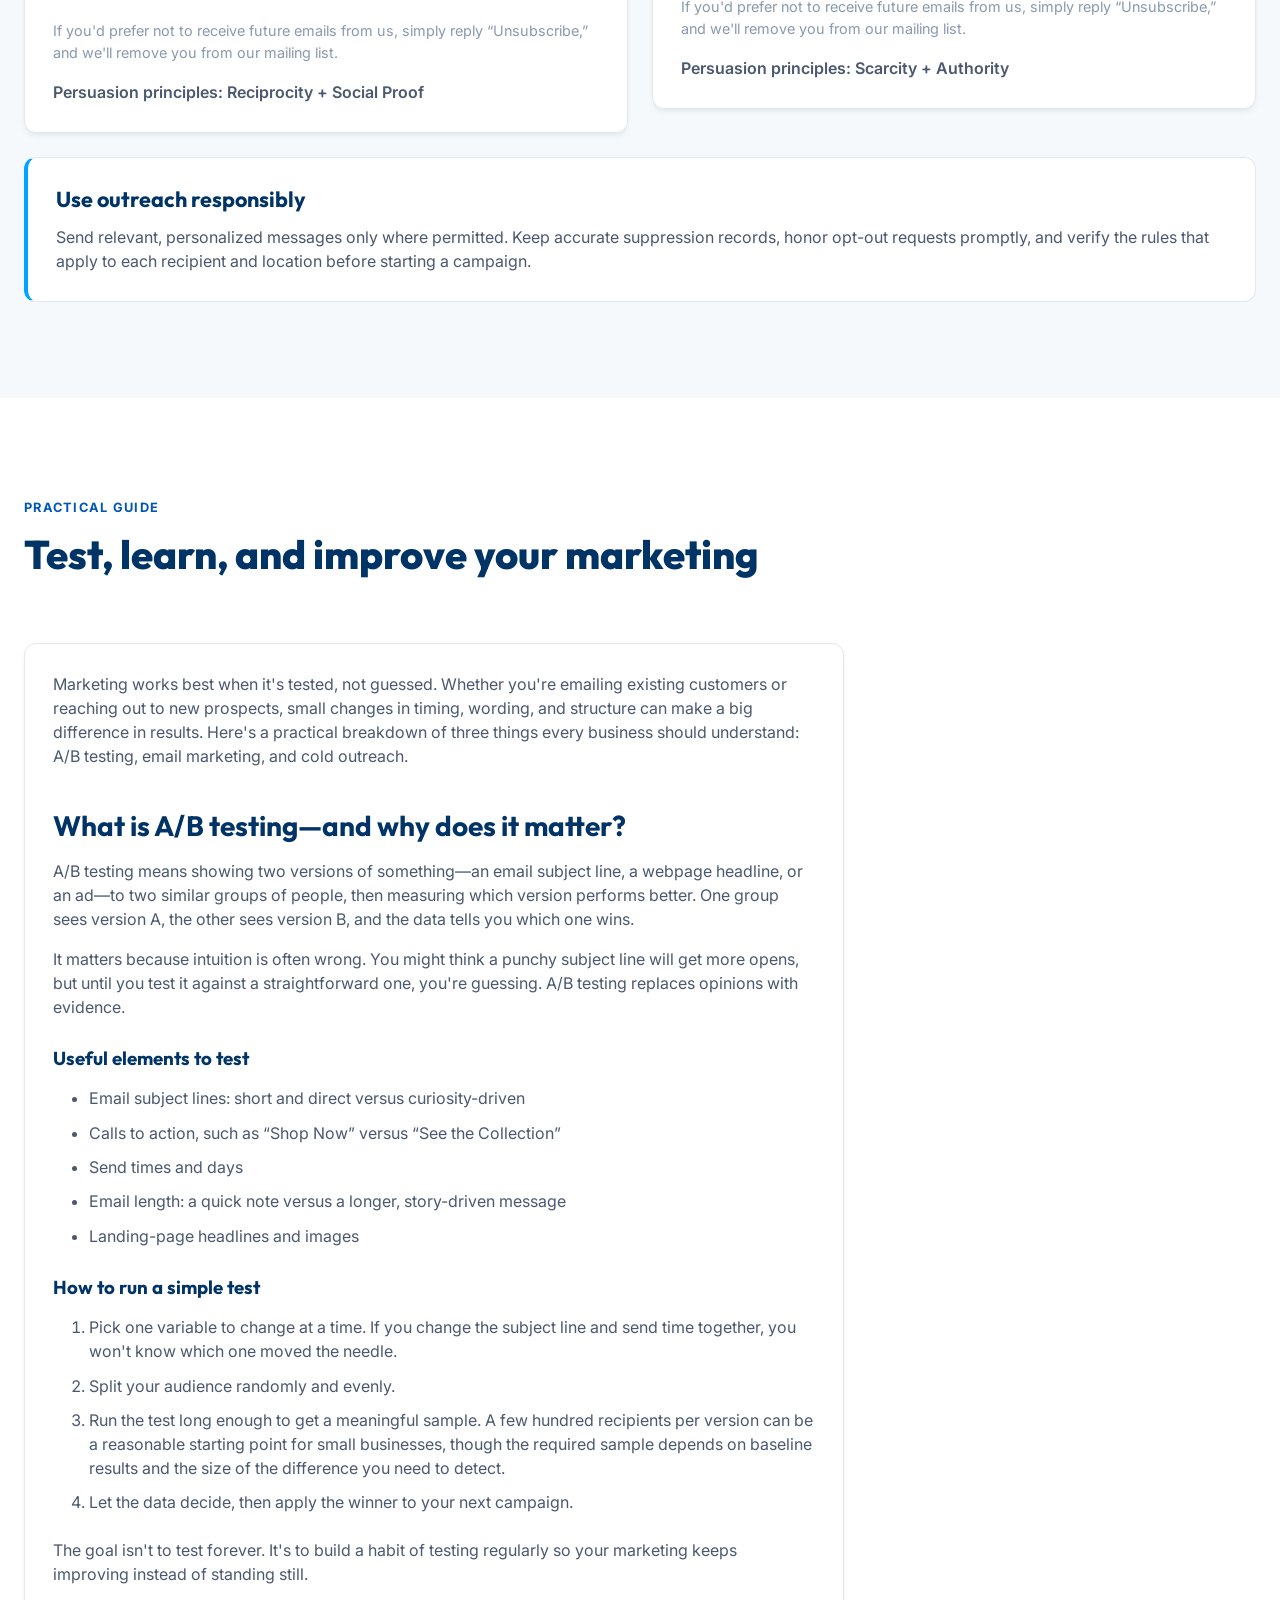
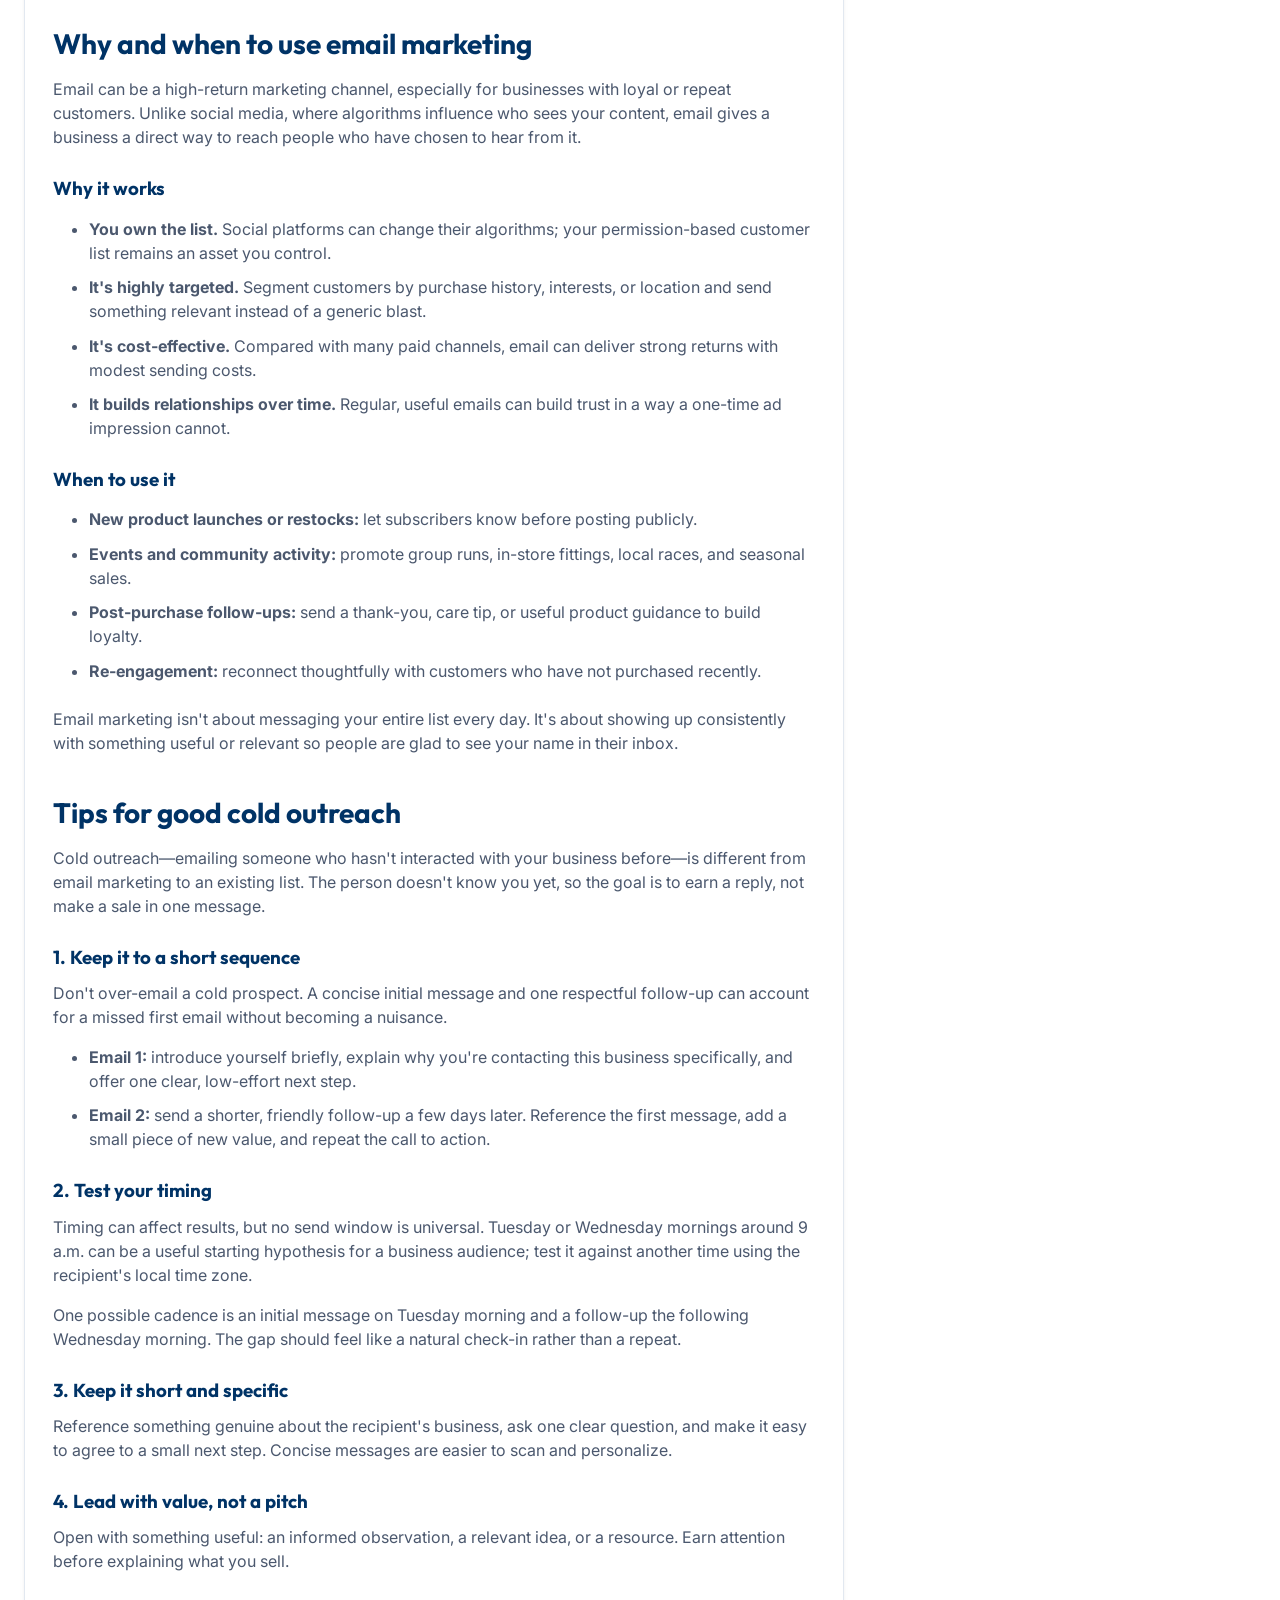
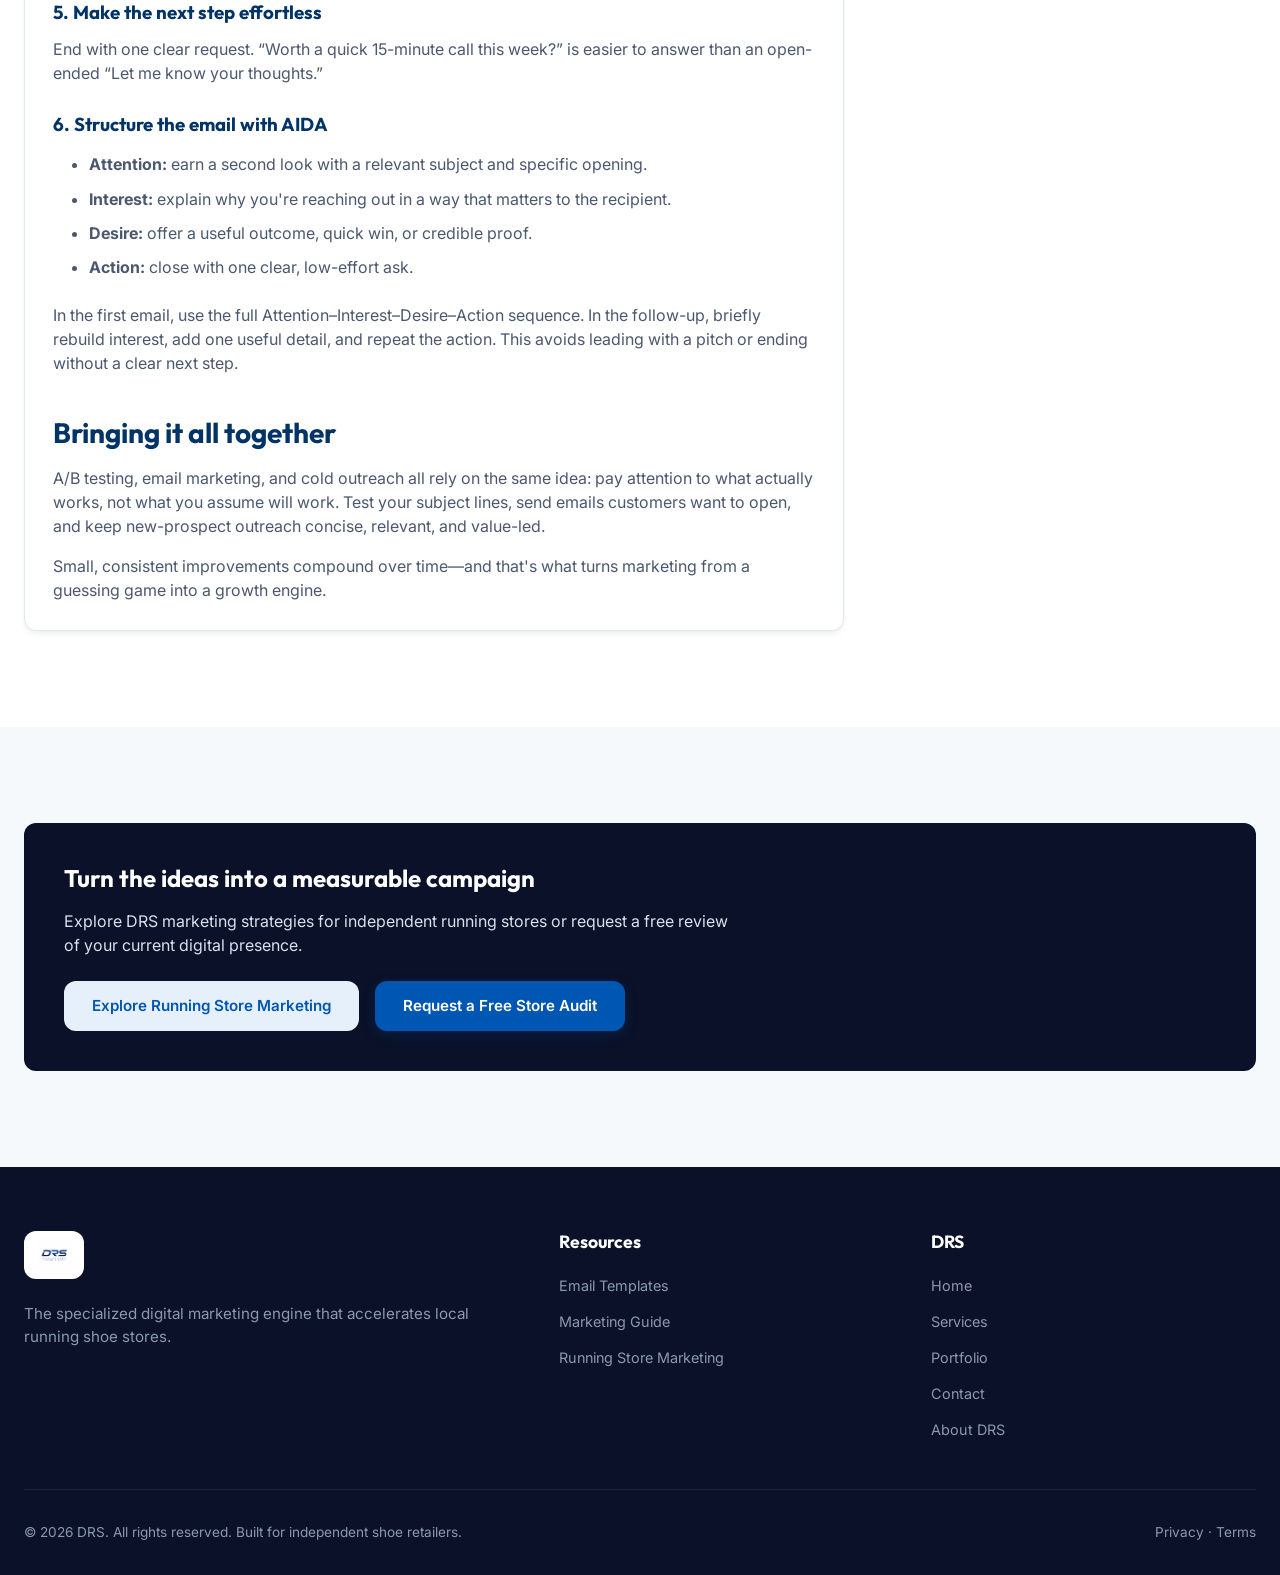
<file: email-marketing-guide.html>
<!DOCTYPE html>
<html lang="en">
<head>
  <meta charset="UTF-8">
  <meta name="viewport" content="width=device-width, initial-scale=1.0">
  <title>Email Marketing &amp; Outreach Guide | DRS</title>
  <meta name="description" content="A practical guide to A/B testing, email marketing, and value-led cold outreach, with two ready-to-personalize shoe retailer email templates.">
  <meta name="robots" content="index, follow">
  <link rel="canonical" href="https://hyperdrs-agency.vercel.app/email-marketing-guide.html">
  <link rel="stylesheet" href="style.css">
  <script type="application/ld+json">
  {
    "@context": "https://schema.org",
    "@graph": [
      {
        "@type": "Article",
        "headline": "A/B Testing, Email Marketing, and Cold Outreach",
        "description": "A practical guide to A/B testing, permission-based email marketing, cold outreach, and two testable shoe-retailer email templates.",
        "url": "https://hyperdrs-agency.vercel.app/email-marketing-guide.html",
        "datePublished": "2026-07-17",
        "dateModified": "2026-07-20",
        "author": {"@type": "Person", "name": "Raneem Rajab", "url": "https://hyperdrs-agency.vercel.app/about.html#raneem"},
        "publisher": {"@id": "https://hyperdrs-agency.vercel.app/#organization"},
        "image": "https://hyperdrs-agency.vercel.app/assets/analytics.jpg"
      },
      {
        "@type": "BreadcrumbList",
        "itemListElement": [
          {"@type": "ListItem", "position": 1, "name": "Home", "item": "https://hyperdrs-agency.vercel.app/"},
          {"@type": "ListItem", "position": 2, "name": "Email Marketing and Outreach", "item": "https://hyperdrs-agency.vercel.app/email-marketing-guide.html"}
        ]
      }
    ]
  }
  </script>
  <style>
    .resource-hero { padding-bottom: 3rem; }
    .resource-layout { display: grid; gap: 2rem; }
    .article-card, .email-card, .notice-card { padding: 1.75rem; border: 1px solid var(--border-color); border-radius: var(--radius); background: var(--bg-primary); box-shadow: var(--shadow); }
    .article-card { max-width: 820px; }
    .article-card h2 { margin: 2.5rem 0 1rem; font-size: 1.75rem; }
    .article-card h2:first-child { margin-top: 0; }
    .article-card h3 { margin: 1.75rem 0 .75rem; }
    .article-card p, .article-card li, .email-body p, .notice-card p { color: var(--text-secondary); }
    .article-card p + p, .email-body p + p { margin-top: 1rem; }
    .article-card ul, .article-card ol { margin: 1rem 0 1.5rem 1.25rem; padding-left: 1rem; }
    .article-card ul { list-style: disc; }
    .article-card ol { list-style: decimal; }
    .article-card li + li { margin-top: .65rem; }
    .email-grid { display: grid; gap: 1.5rem; }
    .email-label { display: inline-block; margin-bottom: .75rem; color: var(--primary); font-size: .8rem; font-weight: 700; letter-spacing: .08em; text-transform: uppercase; }
    .email-card h3 { margin-bottom: .5rem; }
    .email-subject { padding: .9rem 1rem; margin: 1rem 0; border-radius: 8px; background: var(--primary-light); color: var(--primary-dark); }
    .email-body { padding-top: 1rem; border-top: 1px solid var(--border-color); }
    .email-body .signature { margin-top: 1.25rem; }
    .email-body .unsubscribe { margin-top: 1.25rem; color: var(--text-muted); font-size: .9rem; }
    .notice-card { border-left: 4px solid var(--accent); box-shadow: none; }
    .notice-card h2 { margin-bottom: .75rem; font-size: 1.35rem; }
    .principle { margin-top: 1.25rem; font-weight: 600; color: var(--primary-dark); }
    @media (min-width: 900px) { .email-grid { grid-template-columns: repeat(2, 1fr); align-items: start; } }
  </style>
</head>
<body>
  <header>
    <div class="container nav-container">
      <a href="index.html#home" class="logo" aria-label="DRS home">
        <img src="assets/logo.jpg" alt="DRS Marketing Agency Logo" class="logo-img">
      </a>
      <nav class="nav-menu" id="nav-menu">
        <a href="index.html#home" class="nav-link">Home</a>
        <a href="running-store-marketing.html" class="nav-link">Marketing Guide</a>
        <a href="#templates" class="nav-link">Email Templates</a>
        <a href="#article" class="nav-link">Blog</a>
        <a href="index.html#contact" class="nav-link">Contact</a>
      </nav>
      <div class="nav-actions">
        <button class="mobile-toggle" id="mobile-toggle" aria-label="Toggle Navigation">&#9776;</button>
      </div>
    </div>
  </header>

  <main>
    <section class="hero resource-hero">
      <div class="container">
        <div class="hero-content reveal active" style="max-width: 850px;">
          <span class="hero-tagline">DRS Marketing Resources</span>
          <h1 class="hero-title">A/B Testing, Email Marketing, and Cold Outreach</h1>
          <p class="article-byline">Written by <a href="about.html#raneem">Raneem Rajab, Local SEO &amp; Content Lead</a> · Published July 17, 2026 · Updated July 20, 2026</p>
          <p class="hero-desc">A practical guide to testing your marketing, building customer relationships through email, and approaching new shoe retailers with relevant, value-led messages.</p>
          <div class="hero-buttons">
            <a href="#templates" class="btn btn-primary">View Email Templates</a>
            <a href="#article" class="btn btn-secondary">Read the Guide</a>
          </div>
        </div>
      </div>
    </section>

    <section id="templates" class="section" style="background-color: var(--bg-secondary);">
      <div class="container">
        <span class="section-tag">Cold Outreach Templates</span>
        <h2 class="section-title">Two approaches to test with shoe retailers</h2>
        <p class="section-desc">Personalize every bracketed field and opening observation before sending. Test one meaningful variable at a time so the results are useful.</p>

        <div class="email-grid">
          <article class="email-card reveal">
            <span class="email-label">Email A · Reciprocity + Social Proof</span>
            <h3>Free brand audit offer</h3>
            <p class="email-subject"><strong>Subject:</strong> Free 20-Minute Brand Audit for Your Shoe Store</p>
            <div class="email-body">
              <p>Hi [First Name],</p>
              <p>I recently came across your shoe store and was impressed by your product selection. Many footwear retailers are looking for new ways to attract Gen Z customers, and I thought you might be interested in an idea that has worked for other growing brands.</p>
              <p>At DRS Agency, we help shoe retailers strengthen their online presence through branding, social media, and digital marketing. As a thank-you for your time, we'd like to offer you a complimentary 20-minute Brand Audit with practical recommendations tailored to your business—completely free and with no obligation.</p>
              <p>We've helped emerging footwear brands improve customer engagement and grow their online visibility, and we'd love to explore how we can do the same for your store.</p>
              <p>Would you be available for a quick 20-minute online consultation next week? Simply reply with a day and time that works for you.</p>
              <p class="signature">Best regards,<br>[Your Name]<br>DRS Agency<br>TBS Education Barcelona Campus<br>Carrer de Veneçuela 116, 08019 Barcelona, Spain</p>
              <p class="unsubscribe">If you'd prefer not to receive future emails from us, simply reply “Unsubscribe,” and we'll remove you from our mailing list.</p>
              <p class="principle">Persuasion principles: Reciprocity + Social Proof</p>
            </div>
          </article>

          <article class="email-card reveal">
            <span class="email-label">Email B · Scarcity + Authority</span>
            <h3>Limited brand audit offer</h3>
            <p class="email-subject"><strong>Subject:</strong> Only 3 Free Brand Audits Available This Week</p>
            <div class="email-body">
              <p>Hi [First Name],</p>
              <p>I noticed your shoe store and wanted to reach out because many footwear retailers are looking for ways to convert more online visitors into loyal customers.</p>
              <p>At DRS Agency, we specialize in helping shoe brands grow through data-driven branding, social media, and digital marketing strategies. To introduce ourselves, we're offering only three complimentary 20-minute Brand Audits this week for selected shoe retailers.</p>
              <p>During the session, we'll review your online presence, identify opportunities to attract more customers, and provide practical recommendations you can implement immediately—at no cost or obligation.</p>
              <p>If you'd like to reserve one of the remaining sessions, simply reply to this email with a time that works for you.</p>
              <p class="signature">Best regards,<br>[Your Name]<br>DRS Agency<br>TBS Education Barcelona Campus<br>Carrer de Veneçuela 116, 08019 Barcelona, Spain</p>
              <p class="unsubscribe">If you'd prefer not to receive future emails from us, simply reply “Unsubscribe,” and we'll remove you from our mailing list.</p>
              <p class="principle">Persuasion principles: Scarcity + Authority</p>
            </div>
          </article>
        </div>

        <aside class="notice-card" style="margin-top: 1.5rem;">
          <h2>Use outreach responsibly</h2>
          <p>Send relevant, personalized messages only where permitted. Keep accurate suppression records, honor opt-out requests promptly, and verify the rules that apply to each recipient and location before starting a campaign.</p>
        </aside>
      </div>
    </section>

    <section id="article" class="section">
      <div class="container resource-layout">
        <div>
          <span class="section-tag">Practical Guide</span>
          <h2 class="section-title">Test, learn, and improve your marketing</h2>
        </div>

        <article class="article-card reveal">
          <p>Marketing works best when it's tested, not guessed. Whether you're emailing existing customers or reaching out to new prospects, small changes in timing, wording, and structure can make a big difference in results. Here's a practical breakdown of three things every business should understand: A/B testing, email marketing, and cold outreach.</p>

          <h2>What is A/B testing—and why does it matter?</h2>
          <p>A/B testing means showing two versions of something—an email subject line, a webpage headline, or an ad—to two similar groups of people, then measuring which version performs better. One group sees version A, the other sees version B, and the data tells you which one wins.</p>
          <p>It matters because intuition is often wrong. You might think a punchy subject line will get more opens, but until you test it against a straightforward one, you're guessing. A/B testing replaces opinions with evidence.</p>

          <h3>Useful elements to test</h3>
          <ul>
            <li>Email subject lines: short and direct versus curiosity-driven</li>
            <li>Calls to action, such as “Shop Now” versus “See the Collection”</li>
            <li>Send times and days</li>
            <li>Email length: a quick note versus a longer, story-driven message</li>
            <li>Landing-page headlines and images</li>
          </ul>

          <h3>How to run a simple test</h3>
          <ol>
            <li>Pick one variable to change at a time. If you change the subject line and send time together, you won't know which one moved the needle.</li>
            <li>Split your audience randomly and evenly.</li>
            <li>Run the test long enough to get a meaningful sample. A few hundred recipients per version can be a reasonable starting point for small businesses, though the required sample depends on baseline results and the size of the difference you need to detect.</li>
            <li>Let the data decide, then apply the winner to your next campaign.</li>
          </ol>
          <p>The goal isn't to test forever. It's to build a habit of testing regularly so your marketing keeps improving instead of standing still.</p>

          <h2>Why and when to use email marketing</h2>
          <p>Email can be a high-return marketing channel, especially for businesses with loyal or repeat customers. Unlike social media, where algorithms influence who sees your content, email gives a business a direct way to reach people who have chosen to hear from it.</p>

          <h3>Why it works</h3>
          <ul>
            <li><strong>You own the list.</strong> Social platforms can change their algorithms; your permission-based customer list remains an asset you control.</li>
            <li><strong>It's highly targeted.</strong> Segment customers by purchase history, interests, or location and send something relevant instead of a generic blast.</li>
            <li><strong>It's cost-effective.</strong> Compared with many paid channels, email can deliver strong returns with modest sending costs.</li>
            <li><strong>It builds relationships over time.</strong> Regular, useful emails can build trust in a way a one-time ad impression cannot.</li>
          </ul>

          <h3>When to use it</h3>
          <ul>
            <li><strong>New product launches or restocks:</strong> let subscribers know before posting publicly.</li>
            <li><strong>Events and community activity:</strong> promote group runs, in-store fittings, local races, and seasonal sales.</li>
            <li><strong>Post-purchase follow-ups:</strong> send a thank-you, care tip, or useful product guidance to build loyalty.</li>
            <li><strong>Re-engagement:</strong> reconnect thoughtfully with customers who have not purchased recently.</li>
          </ul>
          <p>Email marketing isn't about messaging your entire list every day. It's about showing up consistently with something useful or relevant so people are glad to see your name in their inbox.</p>

          <h2>Tips for good cold outreach</h2>
          <p>Cold outreach—emailing someone who hasn't interacted with your business before—is different from email marketing to an existing list. The person doesn't know you yet, so the goal is to earn a reply, not make a sale in one message.</p>

          <h3>1. Keep it to a short sequence</h3>
          <p>Don't over-email a cold prospect. A concise initial message and one respectful follow-up can account for a missed first email without becoming a nuisance.</p>
          <ul>
            <li><strong>Email 1:</strong> introduce yourself briefly, explain why you're contacting this business specifically, and offer one clear, low-effort next step.</li>
            <li><strong>Email 2:</strong> send a shorter, friendly follow-up a few days later. Reference the first message, add a small piece of new value, and repeat the call to action.</li>
          </ul>

          <h3>2. Test your timing</h3>
          <p>Timing can affect results, but no send window is universal. Tuesday or Wednesday mornings around 9 a.m. can be a useful starting hypothesis for a business audience; test it against another time using the recipient's local time zone.</p>
          <p>One possible cadence is an initial message on Tuesday morning and a follow-up the following Wednesday morning. The gap should feel like a natural check-in rather than a repeat.</p>

          <h3>3. Keep it short and specific</h3>
          <p>Reference something genuine about the recipient's business, ask one clear question, and make it easy to agree to a small next step. Concise messages are easier to scan and personalize.</p>

          <h3>4. Lead with value, not a pitch</h3>
          <p>Open with something useful: an informed observation, a relevant idea, or a resource. Earn attention before explaining what you sell.</p>

          <h3>5. Make the next step effortless</h3>
          <p>End with one clear request. “Worth a quick 15-minute call this week?” is easier to answer than an open-ended “Let me know your thoughts.”</p>

          <h3>6. Structure the email with AIDA</h3>
          <ul>
            <li><strong>Attention:</strong> earn a second look with a relevant subject and specific opening.</li>
            <li><strong>Interest:</strong> explain why you're reaching out in a way that matters to the recipient.</li>
            <li><strong>Desire:</strong> offer a useful outcome, quick win, or credible proof.</li>
            <li><strong>Action:</strong> close with one clear, low-effort ask.</li>
          </ul>
          <p>In the first email, use the full Attention–Interest–Desire–Action sequence. In the follow-up, briefly rebuild interest, add one useful detail, and repeat the action. This avoids leading with a pitch or ending without a clear next step.</p>

          <h2>Bringing it all together</h2>
          <p>A/B testing, email marketing, and cold outreach all rely on the same idea: pay attention to what actually works, not what you assume will work. Test your subject lines, send emails customers want to open, and keep new-prospect outreach concise, relevant, and value-led.</p>
          <p>Small, consistent improvements compound over time—and that's what turns marketing from a guessing game into a growth engine.</p>
        </article>
      </div>
    </section>

    <section class="section" style="background-color: var(--bg-secondary);">
      <div class="container">
        <div class="cta-panel" style="padding: 2.5rem; border-radius: var(--radius); background: var(--bg-dark);">
          <h2 style="color: var(--text-light); margin-bottom: 1rem;">Turn the ideas into a measurable campaign</h2>
          <p style="color: #d7e1ee; max-width: 680px; margin-bottom: 1.5rem;">Explore DRS marketing strategies for independent running stores or request a free review of your current digital presence.</p>
          <div class="hero-buttons">
            <a href="running-store-marketing.html" class="btn btn-secondary">Explore Running Store Marketing</a>
            <a href="index.html#contact" class="btn btn-primary">Request a Free Store Audit</a>
          </div>
        </div>
      </div>
    </section>
  </main>

  <footer>
    <div class="container">
      <div class="footer-grid">
        <div class="footer-brand">
          <img src="assets/logo.jpg" alt="DRS Marketing Agency Logo" class="logo-img footer-logo-img">
          <p>The specialized digital marketing engine that accelerates local running shoe stores.</p>
        </div>
        <div class="footer-links">
          <h3>Resources</h3>
          <ul>
            <li><a href="#templates">Email Templates</a></li>
            <li><a href="#article">Marketing Guide</a></li>
            <li><a href="running-store-marketing.html">Running Store Marketing</a></li>
          </ul>
        </div>
        <div class="footer-links">
          <h3>DRS</h3>
          <ul>
            <li><a href="index.html#home">Home</a></li>
            <li><a href="index.html#services">Services</a></li>
            <li><a href="index.html#portfolio">Portfolio</a></li>
            <li><a href="index.html#contact">Contact</a></li>
            <li><a href="about.html">About DRS</a></li>
          </ul>
        </div>
      </div>
      <div class="footer-bottom">
        <p>&copy; 2026 DRS. All rights reserved. Built for independent shoe retailers.</p>
        <p><a href="privacy.html">Privacy</a> · <a href="terms.html">Terms</a></p>
      </div>
    </div>
  </footer>

  <script src="app.js"></script>
</body>
</html>
</file>
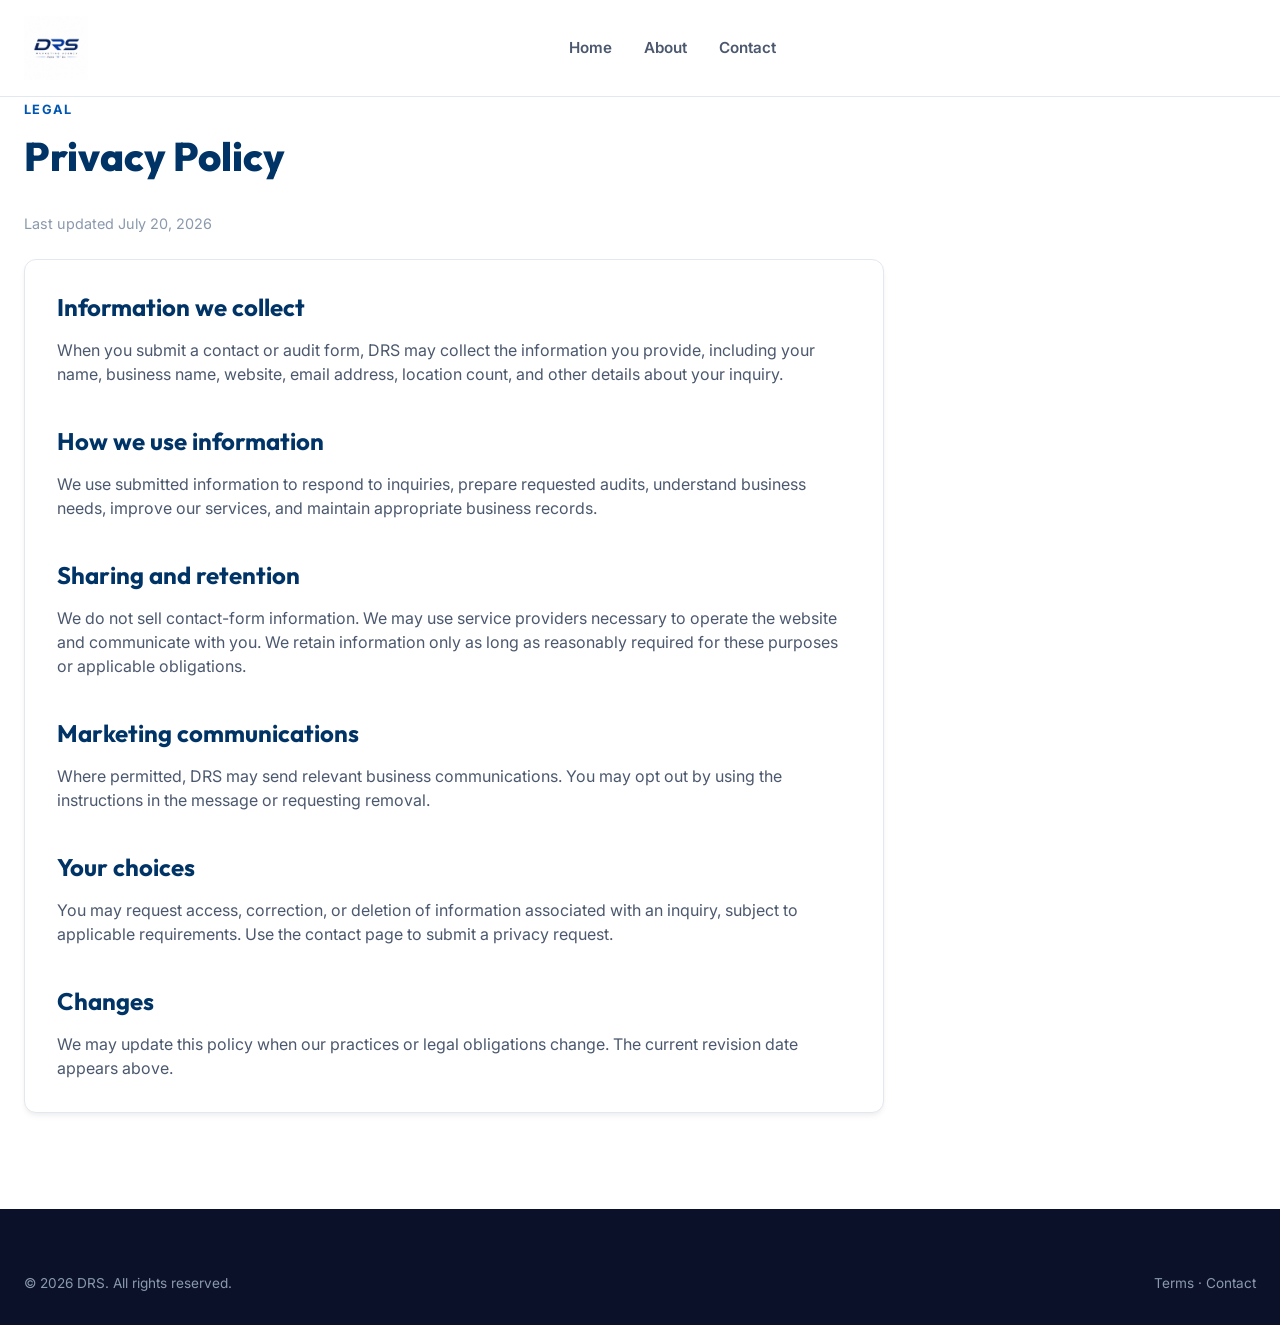
<file: privacy.html>
<!DOCTYPE html>
<html lang="en">
<head><meta charset="UTF-8"><meta name="viewport" content="width=device-width, initial-scale=1.0"><title>Privacy Policy | DRS</title><meta name="description" content="Read the DRS Marketing Agency privacy policy covering contact forms, business inquiries, data use, and opt-out requests."><meta name="robots" content="index, follow"><link rel="canonical" href="https://hyperdrs-agency.vercel.app/privacy.html"><link rel="stylesheet" href="style.css"></head>
<body>
  <header><div class="container nav-container"><a href="index.html" class="logo"><img src="assets/logo.jpg" alt="DRS Marketing Agency Logo" class="logo-img"></a><nav class="nav-menu" id="nav-menu"><a href="index.html" class="nav-link">Home</a><a href="about.html" class="nav-link">About</a><a href="contact.html" class="nav-link">Contact</a></nav><div class="nav-actions"><button class="mobile-toggle" id="mobile-toggle" aria-label="Toggle Navigation">&#9776;</button></div></div></header>
  <main class="content-page section"><div class="container"><span class="section-tag">Legal</span><h1 class="section-title">Privacy Policy</h1><p class="article-byline">Last updated July 20, 2026</p><div class="content-panel">
    <h2>Information we collect</h2><p>When you submit a contact or audit form, DRS may collect the information you provide, including your name, business name, website, email address, location count, and other details about your inquiry.</p>
    <h2>How we use information</h2><p>We use submitted information to respond to inquiries, prepare requested audits, understand business needs, improve our services, and maintain appropriate business records.</p>
    <h2>Sharing and retention</h2><p>We do not sell contact-form information. We may use service providers necessary to operate the website and communicate with you. We retain information only as long as reasonably required for these purposes or applicable obligations.</p>
    <h2>Marketing communications</h2><p>Where permitted, DRS may send relevant business communications. You may opt out by using the instructions in the message or requesting removal.</p>
    <h2>Your choices</h2><p>You may request access, correction, or deletion of information associated with an inquiry, subject to applicable requirements. Use the <a href="contact.html">contact page</a> to submit a privacy request.</p>
    <h2>Changes</h2><p>We may update this policy when our practices or legal obligations change. The current revision date appears above.</p>
  </div></div></main>
  <footer><div class="container"><div class="footer-bottom"><p>&copy; 2026 DRS. All rights reserved.</p><p><a href="terms.html">Terms</a> · <a href="contact.html">Contact</a></p></div></div></footer><script src="app.js"></script>
</body></html>
</file>
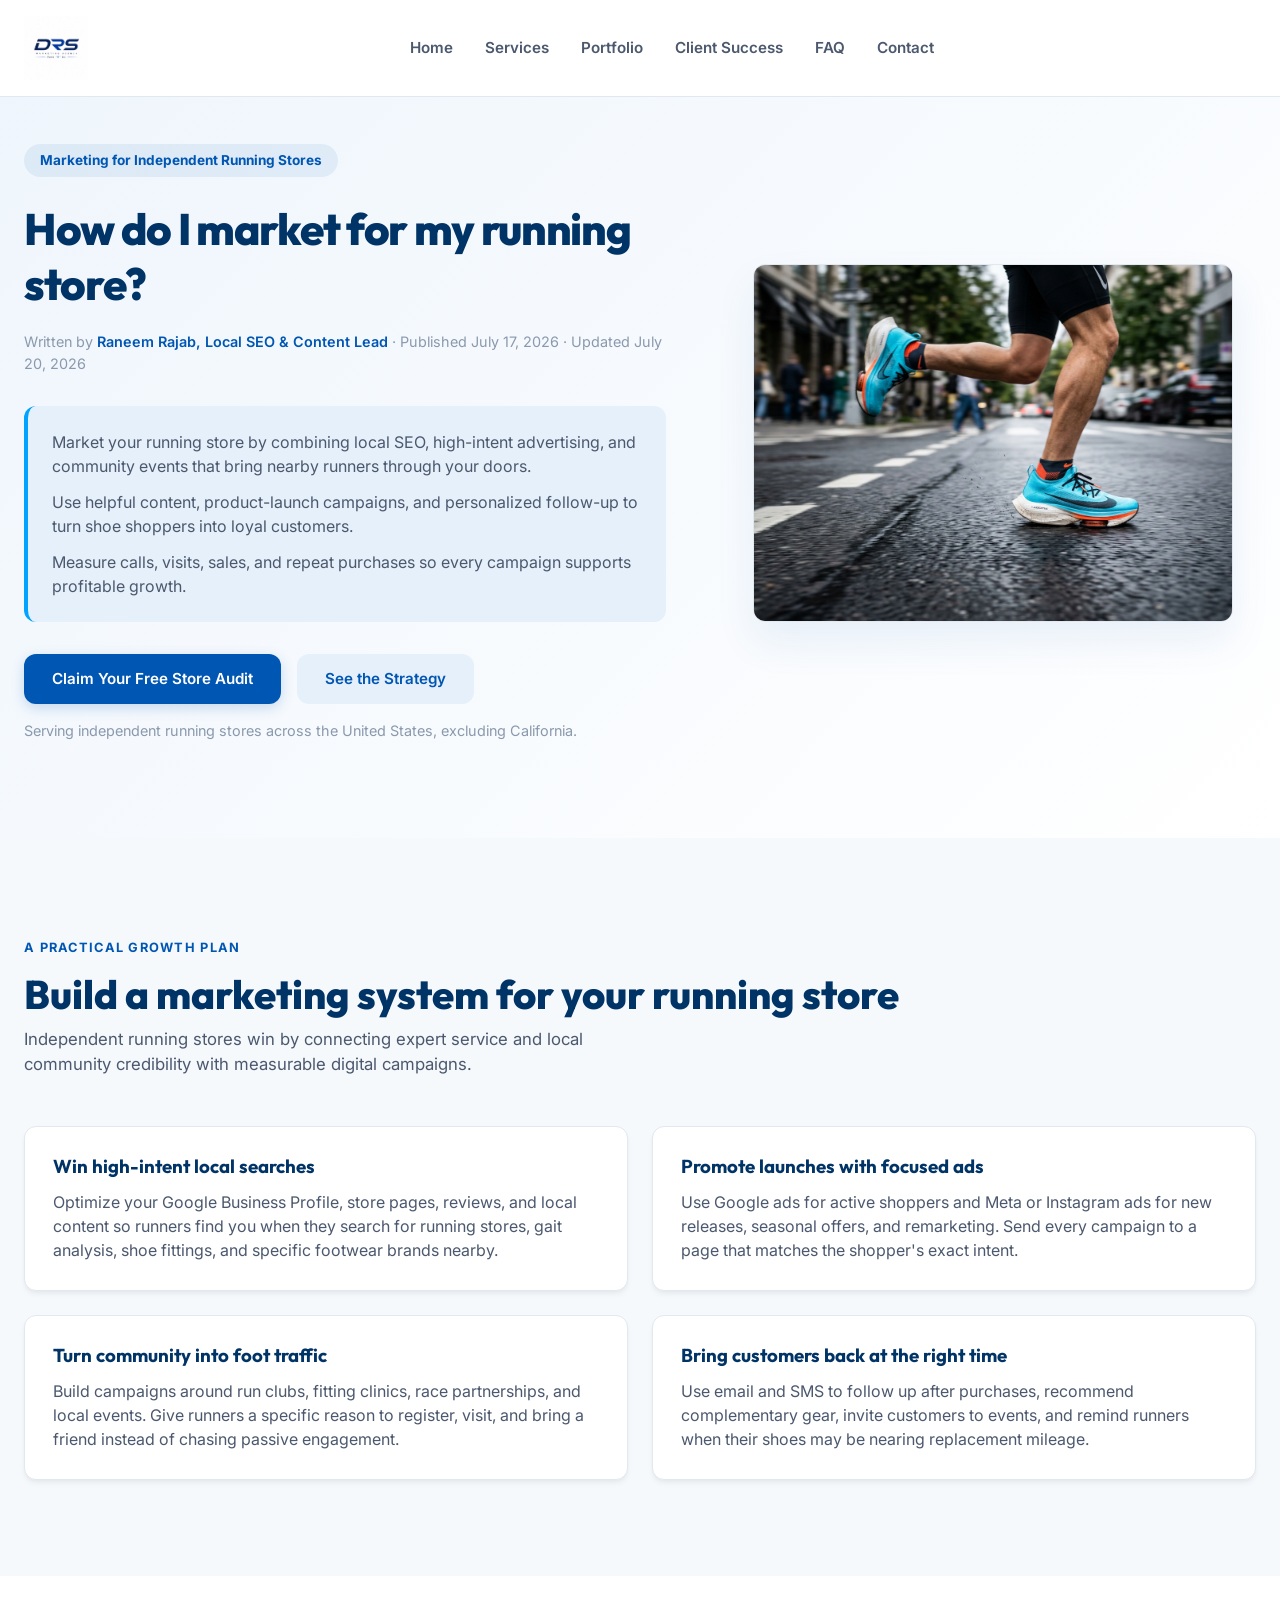
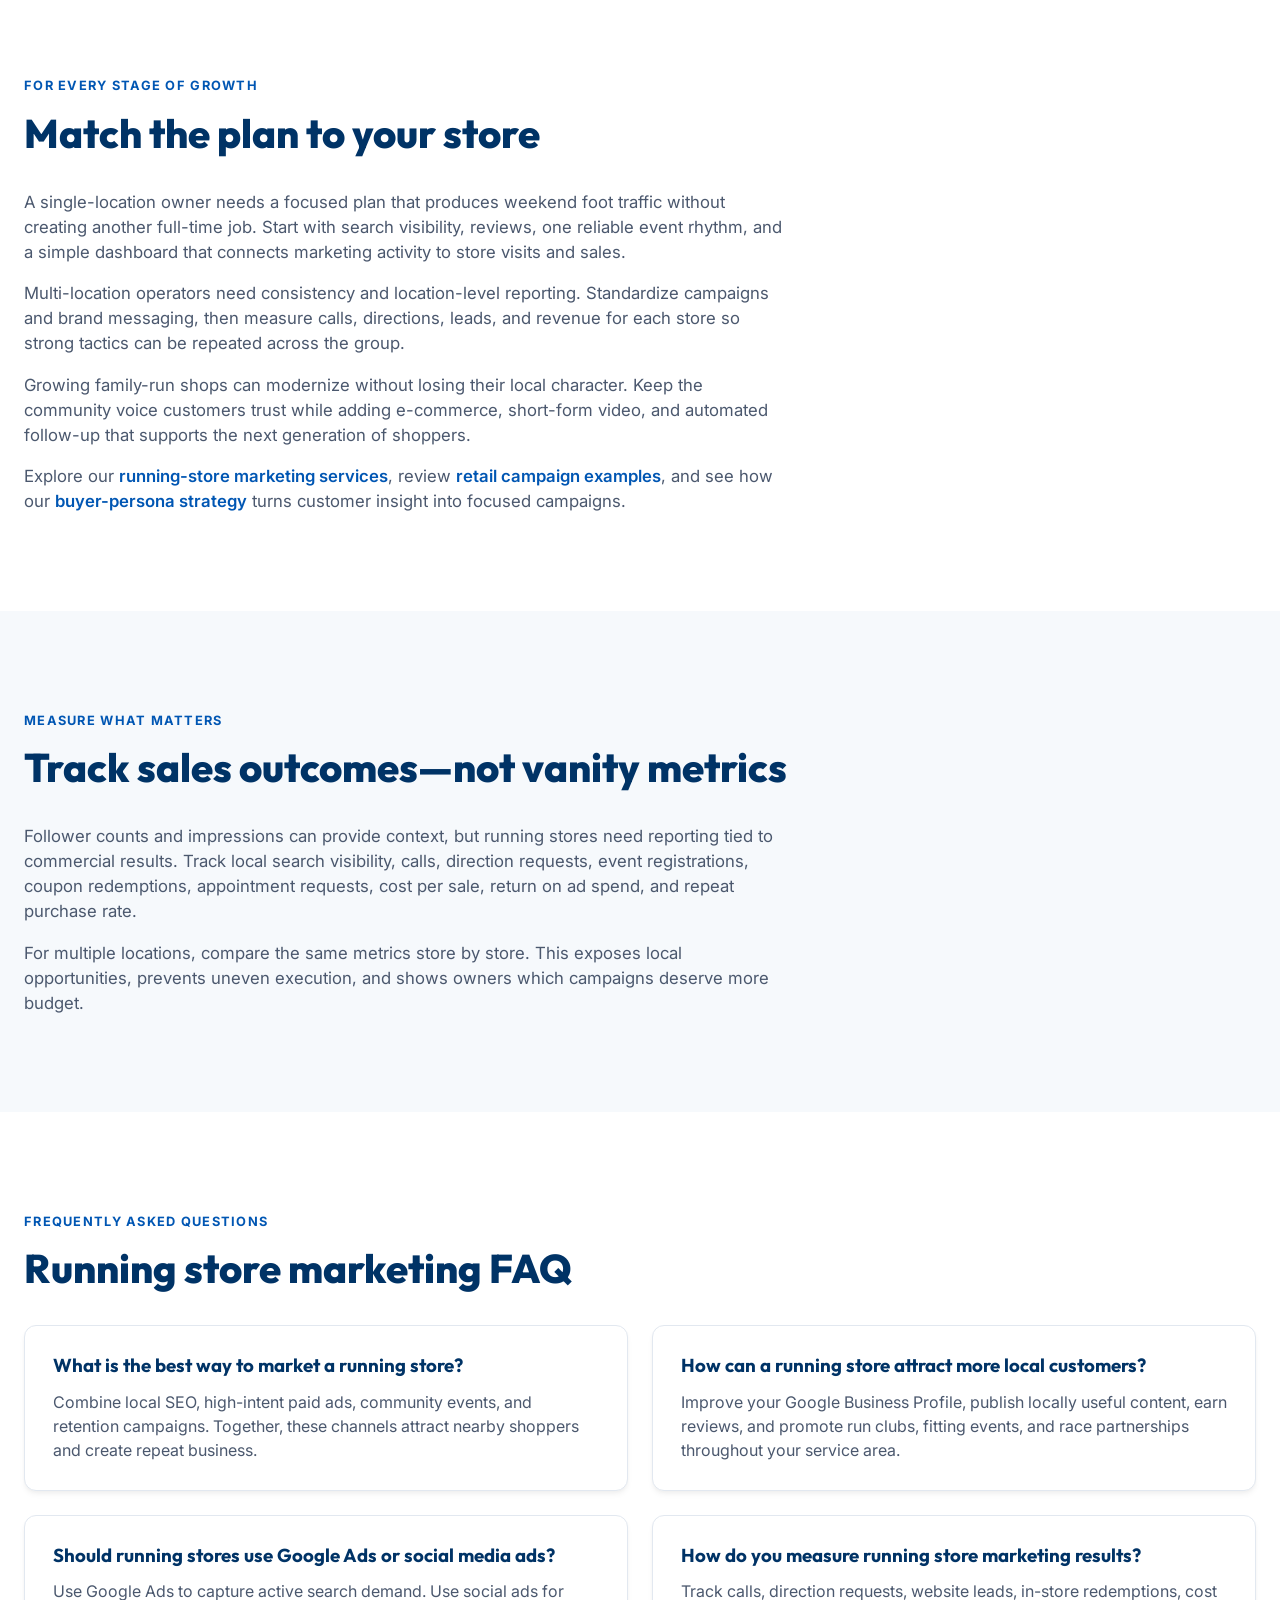
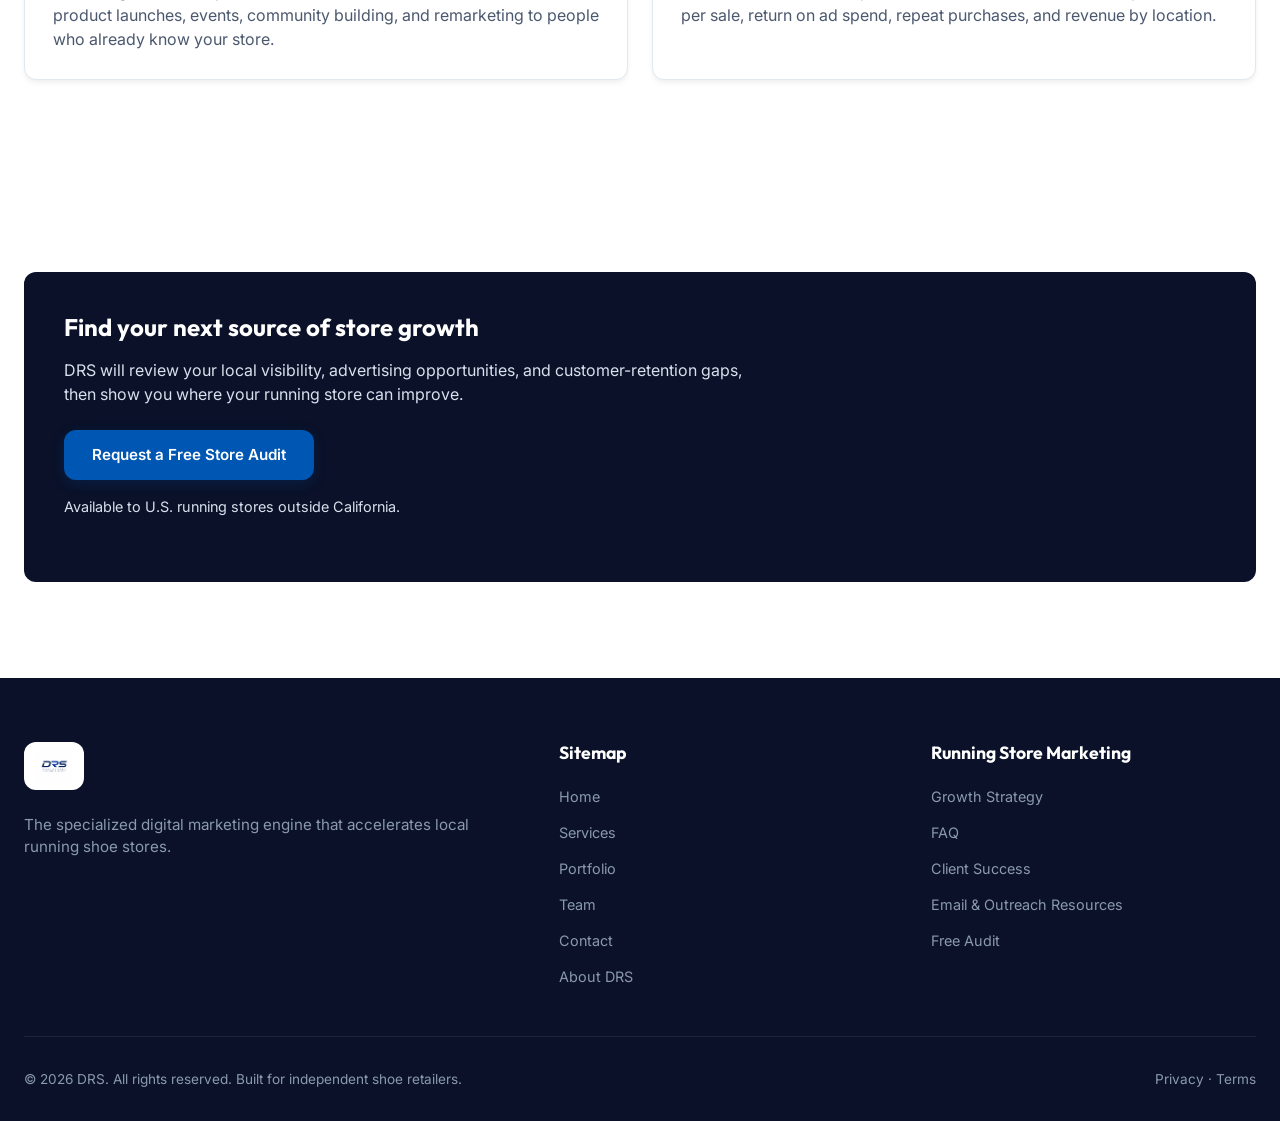
<file: running-store-marketing.html>
<!DOCTYPE html>
<html lang="en">
<head>
  <meta charset="UTF-8">
  <meta name="viewport" content="width=device-width, initial-scale=1.0">
  <title>Running Store Marketing Strategies | DRS</title>
  <meta name="description" content="Grow your running store with local SEO, paid ads, run clubs, and retention campaigns built to increase foot traffic and repeat sales.">
  <meta name="robots" content="index, follow">
  <link rel="canonical" href="https://hyperdrs-agency.vercel.app/running-store-marketing.html">
  <link rel="stylesheet" href="style.css">
  <style>
    .answer-box { max-width: 760px; padding: 1.5rem; margin: 2rem 0; border-left: 4px solid var(--accent); border-radius: var(--radius); background: var(--primary-light); color: var(--text-secondary); }
    .answer-box p + p { margin-top: .75rem; }
    .strategy-grid, .faq-list { display: grid; gap: 1.5rem; }
    .strategy-card, .faq-item { padding: 1.75rem; border: 1px solid var(--border-color); border-radius: var(--radius); background: var(--bg-primary); box-shadow: var(--shadow); }
    .strategy-card h3, .faq-item h3 { margin-bottom: .75rem; }
    .strategy-card p, .faq-item p, .content-copy { color: var(--text-secondary); }
    .content-copy { max-width: 760px; font-size: 1.05rem; }
    .content-copy p + p { margin-top: 1rem; }
    .content-copy a { color: var(--primary); font-weight: 600; }
    .cta-panel { padding: 2.5rem; border-radius: var(--radius); background: var(--bg-dark); color: var(--text-light); }
    .cta-panel h2 { color: var(--text-light); margin-bottom: 1rem; }
    .cta-panel p { max-width: 680px; margin-bottom: 1.5rem; color: #d7e1ee; }
    .service-area-note { margin-top: 1rem; color: var(--text-muted); font-size: .9rem; }
    @media (min-width: 768px) { .strategy-grid { grid-template-columns: repeat(2, 1fr); } .faq-list { grid-template-columns: repeat(2, 1fr); } }
  </style>
  <script type="application/ld+json">
  {
    "@context": "https://schema.org",
    "@type": "FAQPage",
    "mainEntity": [
      {
        "@type": "Question",
        "name": "What is the best way to market a running store?",
        "acceptedAnswer": { "@type": "Answer", "text": "The strongest strategy combines local SEO, high-intent paid advertising, community events, and retention campaigns. This mix helps a running store attract nearby shoppers and turn first-time buyers into repeat customers." }
      },
      {
        "@type": "Question",
        "name": "How can a running store attract more local customers?",
        "acceptedAnswer": { "@type": "Answer", "text": "Optimize the store's Google Business Profile, create useful local content, earn customer reviews, and promote run clubs, fitting events, and race partnerships in nearby communities." }
      },
      {
        "@type": "Question",
        "name": "Should running stores use Google Ads or social media ads?",
        "acceptedAnswer": { "@type": "Answer", "text": "Use Google Ads to reach shoppers actively searching for running shoes and local services. Use social ads to promote product launches, events, run clubs, and remarketing campaigns." }
      },
      {
        "@type": "Question",
        "name": "How do you measure running store marketing results?",
        "acceptedAnswer": { "@type": "Answer", "text": "Track calls, direction requests, website leads, in-store redemptions, cost per sale, return on ad spend, repeat purchase rate, and revenue by store location." }
      }
    ]
  }
  </script>
  <script type="application/ld+json">
  {
    "@context": "https://schema.org",
    "@graph": [
      {
        "@type": "Article",
        "headline": "How do I market for my running store?",
        "description": "A practical running-store marketing framework covering local SEO, paid ads, community events, and customer retention.",
        "url": "https://hyperdrs-agency.vercel.app/running-store-marketing.html",
        "datePublished": "2026-07-17",
        "dateModified": "2026-07-20",
        "author": {"@type": "Person", "name": "Raneem Rajab", "url": "https://hyperdrs-agency.vercel.app/about.html#raneem"},
        "publisher": {"@id": "https://hyperdrs-agency.vercel.app/#organization"},
        "image": "https://hyperdrs-agency.vercel.app/assets/sneaker.jpg"
      },
      {
        "@type": "BreadcrumbList",
        "itemListElement": [
          {"@type": "ListItem", "position": 1, "name": "Home", "item": "https://hyperdrs-agency.vercel.app/"},
          {"@type": "ListItem", "position": 2, "name": "Running Store Marketing", "item": "https://hyperdrs-agency.vercel.app/running-store-marketing.html"}
        ]
      }
    ]
  }
  </script>
</head>
<body>
  <header>
    <div class="container nav-container">
      <a href="index.html#home" class="logo" aria-label="DRS home">
        <img src="assets/logo.jpg" alt="DRS Marketing Agency Logo" class="logo-img">
      </a>
      <nav class="nav-menu" id="nav-menu">
        <a href="index.html#home" class="nav-link">Home</a>
        <a href="index.html#services" class="nav-link">Services</a>
        <a href="index.html#portfolio" class="nav-link">Portfolio</a>
        <a href="index.html#client-success" class="nav-link">Client Success</a>
        <a href="#faq" class="nav-link">FAQ</a>
        <a href="index.html#contact" class="nav-link">Contact</a>
      </nav>
      <div class="nav-actions">
        <button class="mobile-toggle" id="mobile-toggle" aria-label="Toggle Navigation">&#9776;</button>
      </div>
    </div>
  </header>

  <main>
    <section class="hero">
      <div class="container hero-grid">
        <div class="hero-content reveal active">
          <span class="hero-tagline">Marketing for Independent Running Stores</span>
          <h1 class="hero-title">How do I market for my running store?</h1>
          <p class="article-byline">Written by <a href="about.html#raneem">Raneem Rajab, Local SEO &amp; Content Lead</a> · Published July 17, 2026 · Updated July 20, 2026</p>
          <div class="answer-box">
            <p>Market your running store by combining local SEO, high-intent advertising, and community events that bring nearby runners through your doors.</p>
            <p>Use helpful content, product-launch campaigns, and personalized follow-up to turn shoe shoppers into loyal customers.</p>
            <p>Measure calls, visits, sales, and repeat purchases so every campaign supports profitable growth.</p>
          </div>
          <div class="hero-buttons">
            <a href="index.html#contact" class="btn btn-primary">Claim Your Free Store Audit</a>
            <a href="#strategy" class="btn btn-secondary">See the Strategy</a>
          </div>
          <p class="service-area-note">Serving independent running stores across the United States, excluding California.</p>
        </div>
        <div class="hero-image-wrapper reveal active">
          <img src="assets/sneaker.jpg" alt="Runner wearing performance shoes marketed by a local running store" class="hero-img">
        </div>
      </div>
    </section>

    <section id="strategy" class="section" style="background-color: var(--bg-secondary);">
      <div class="container">
        <span class="section-tag">A Practical Growth Plan</span>
        <h2 class="section-title">Build a marketing system for your running store</h2>
        <p class="section-desc">Independent running stores win by connecting expert service and local community credibility with measurable digital campaigns.</p>
        <div class="strategy-grid">
          <article class="strategy-card reveal">
            <h3>Win high-intent local searches</h3>
            <p>Optimize your Google Business Profile, store pages, reviews, and local content so runners find you when they search for running stores, gait analysis, shoe fittings, and specific footwear brands nearby.</p>
          </article>
          <article class="strategy-card reveal">
            <h3>Promote launches with focused ads</h3>
            <p>Use Google ads for active shoppers and Meta or Instagram ads for new releases, seasonal offers, and remarketing. Send every campaign to a page that matches the shopper's exact intent.</p>
          </article>
          <article class="strategy-card reveal">
            <h3>Turn community into foot traffic</h3>
            <p>Build campaigns around run clubs, fitting clinics, race partnerships, and local events. Give runners a specific reason to register, visit, and bring a friend instead of chasing passive engagement.</p>
          </article>
          <article class="strategy-card reveal">
            <h3>Bring customers back at the right time</h3>
            <p>Use email and SMS to follow up after purchases, recommend complementary gear, invite customers to events, and remind runners when their shoes may be nearing replacement mileage.</p>
          </article>
        </div>
      </div>
    </section>

    <section class="section">
      <div class="container">
        <span class="section-tag">For Every Stage of Growth</span>
        <h2 class="section-title">Match the plan to your store</h2>
        <div class="content-copy">
          <p>A single-location owner needs a focused plan that produces weekend foot traffic without creating another full-time job. Start with search visibility, reviews, one reliable event rhythm, and a simple dashboard that connects marketing activity to store visits and sales.</p>
          <p>Multi-location operators need consistency and location-level reporting. Standardize campaigns and brand messaging, then measure calls, directions, leads, and revenue for each store so strong tactics can be repeated across the group.</p>
          <p>Growing family-run shops can modernize without losing their local character. Keep the community voice customers trust while adding e-commerce, short-form video, and automated follow-up that supports the next generation of shoppers.</p>
          <p>Explore our <a href="index.html#services">running-store marketing services</a>, review <a href="index.html#portfolio">retail campaign examples</a>, and see how our <a href="index.html#client-success">buyer-persona strategy</a> turns customer insight into focused campaigns.</p>
        </div>
      </div>
    </section>

    <section class="section" style="background-color: var(--bg-secondary);">
      <div class="container">
        <span class="section-tag">Measure What Matters</span>
        <h2 class="section-title">Track sales outcomes—not vanity metrics</h2>
        <div class="content-copy">
          <p>Follower counts and impressions can provide context, but running stores need reporting tied to commercial results. Track local search visibility, calls, direction requests, event registrations, coupon redemptions, appointment requests, cost per sale, return on ad spend, and repeat purchase rate.</p>
          <p>For multiple locations, compare the same metrics store by store. This exposes local opportunities, prevents uneven execution, and shows owners which campaigns deserve more budget.</p>
        </div>
      </div>
    </section>

    <section id="faq" class="section">
      <div class="container">
        <span class="section-tag">Frequently Asked Questions</span>
        <h2 class="section-title">Running store marketing FAQ</h2>
        <div class="faq-list">
          <article class="faq-item">
            <h3>What is the best way to market a running store?</h3>
            <p>Combine local SEO, high-intent paid ads, community events, and retention campaigns. Together, these channels attract nearby shoppers and create repeat business.</p>
          </article>
          <article class="faq-item">
            <h3>How can a running store attract more local customers?</h3>
            <p>Improve your Google Business Profile, publish locally useful content, earn reviews, and promote run clubs, fitting events, and race partnerships throughout your service area.</p>
          </article>
          <article class="faq-item">
            <h3>Should running stores use Google Ads or social media ads?</h3>
            <p>Use Google Ads to capture active search demand. Use social ads for product launches, events, community building, and remarketing to people who already know your store.</p>
          </article>
          <article class="faq-item">
            <h3>How do you measure running store marketing results?</h3>
            <p>Track calls, direction requests, website leads, in-store redemptions, cost per sale, return on ad spend, repeat purchases, and revenue by location.</p>
          </article>
        </div>
      </div>
    </section>

    <section class="section">
      <div class="container">
        <div class="cta-panel">
          <h2>Find your next source of store growth</h2>
          <p>DRS will review your local visibility, advertising opportunities, and customer-retention gaps, then show you where your running store can improve.</p>
          <a href="index.html#contact" class="btn btn-primary">Request a Free Store Audit</a>
          <p class="service-area-note">Available to U.S. running stores outside California.</p>
        </div>
      </div>
    </section>
  </main>

  <footer>
    <div class="container">
      <div class="footer-grid">
        <div class="footer-brand">
          <img src="assets/logo.jpg" alt="DRS Marketing Agency Logo" class="logo-img footer-logo-img">
          <p>The specialized digital marketing engine that accelerates local running shoe stores.</p>
        </div>
        <div class="footer-links">
          <h3>Sitemap</h3>
          <ul>
            <li><a href="index.html#home">Home</a></li>
            <li><a href="index.html#services">Services</a></li>
            <li><a href="index.html#portfolio">Portfolio</a></li>
            <li><a href="index.html#team">Team</a></li>
            <li><a href="index.html#contact">Contact</a></li>
            <li><a href="about.html">About DRS</a></li>
          </ul>
        </div>
        <div class="footer-links">
          <h3>Running Store Marketing</h3>
          <ul>
            <li><a href="#strategy">Growth Strategy</a></li>
            <li><a href="#faq">FAQ</a></li>
            <li><a href="index.html#client-success">Client Success</a></li>
            <li><a href="email-marketing-guide.html">Email &amp; Outreach Resources</a></li>
            <li><a href="index.html#contact">Free Audit</a></li>
          </ul>
        </div>
      </div>
      <div class="footer-bottom">
        <p>&copy; 2026 DRS. All rights reserved. Built for independent shoe retailers.</p>
        <p><a href="privacy.html">Privacy</a> · <a href="terms.html">Terms</a></p>
      </div>
    </div>
  </footer>

  <script src="app.js"></script>
</body>
</html>
</file>
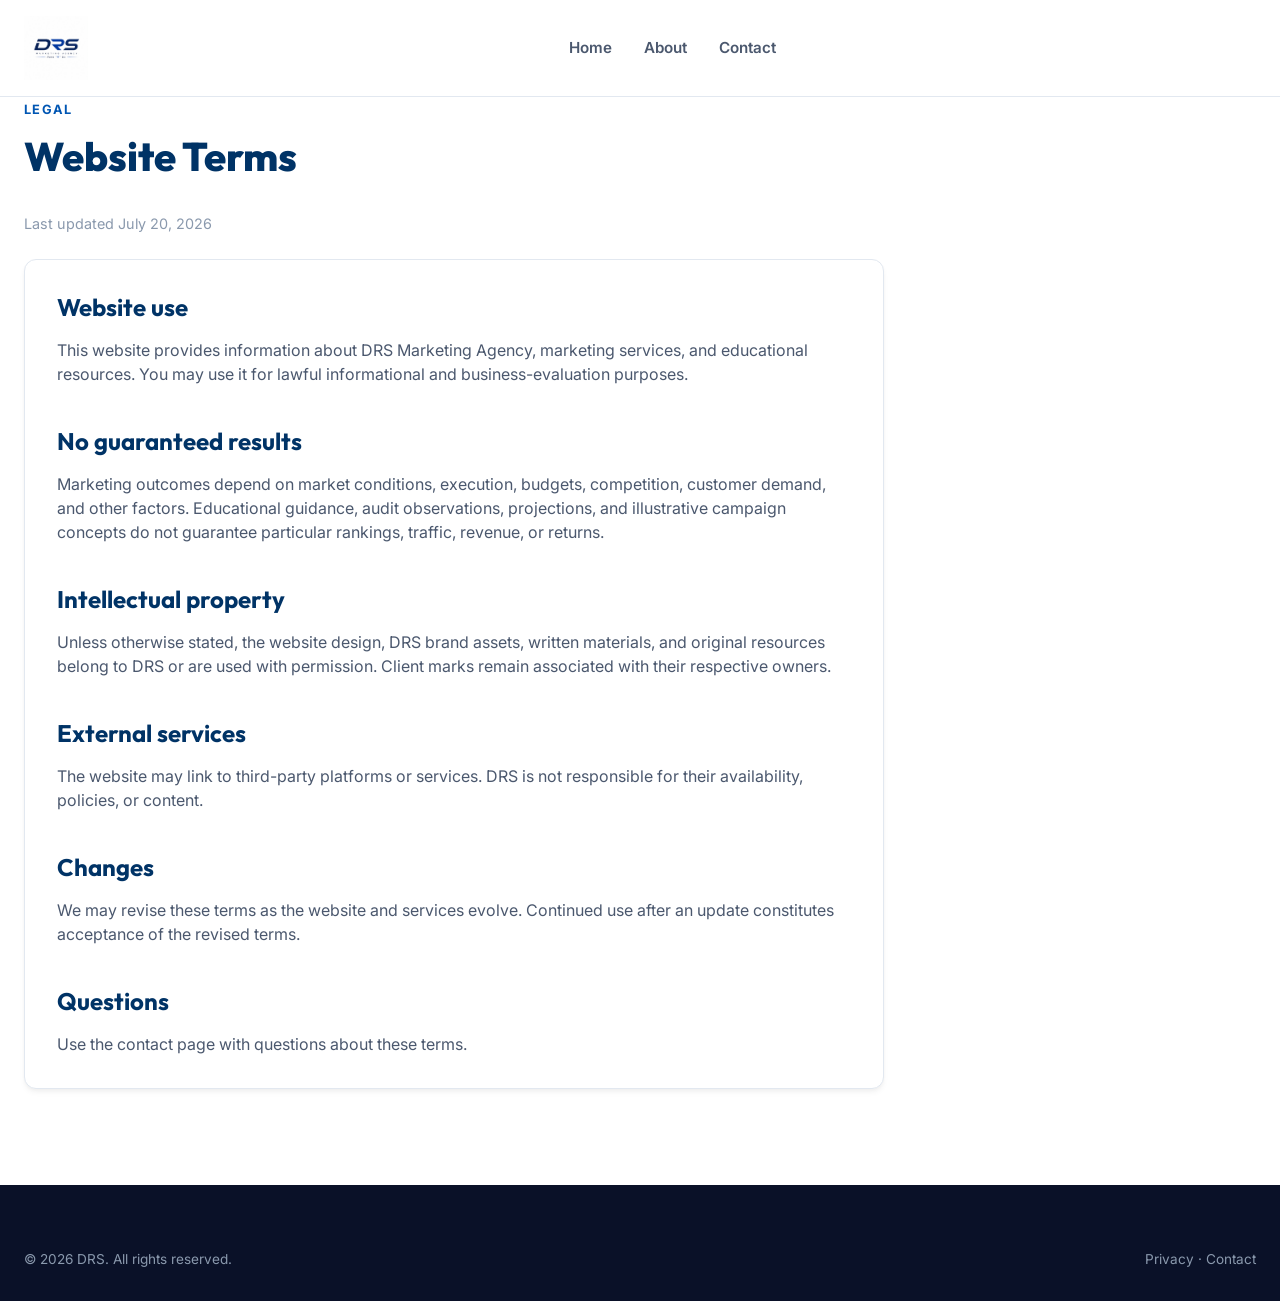
<file: terms.html>
<!DOCTYPE html>
<html lang="en">
<head><meta charset="UTF-8"><meta name="viewport" content="width=device-width, initial-scale=1.0"><title>Website Terms | DRS</title><meta name="description" content="Read the terms governing use of the DRS Marketing Agency website, educational resources, audit requests, and illustrative examples."><meta name="robots" content="index, follow"><link rel="canonical" href="https://hyperdrs-agency.vercel.app/terms.html"><link rel="stylesheet" href="style.css"></head>
<body>
  <header><div class="container nav-container"><a href="index.html" class="logo"><img src="assets/logo.jpg" alt="DRS Marketing Agency Logo" class="logo-img"></a><nav class="nav-menu" id="nav-menu"><a href="index.html" class="nav-link">Home</a><a href="about.html" class="nav-link">About</a><a href="contact.html" class="nav-link">Contact</a></nav><div class="nav-actions"><button class="mobile-toggle" id="mobile-toggle" aria-label="Toggle Navigation">&#9776;</button></div></div></header>
  <main class="content-page section"><div class="container"><span class="section-tag">Legal</span><h1 class="section-title">Website Terms</h1><p class="article-byline">Last updated July 20, 2026</p><div class="content-panel">
    <h2>Website use</h2><p>This website provides information about DRS Marketing Agency, marketing services, and educational resources. You may use it for lawful informational and business-evaluation purposes.</p>
    <h2>No guaranteed results</h2><p>Marketing outcomes depend on market conditions, execution, budgets, competition, customer demand, and other factors. Educational guidance, audit observations, projections, and illustrative campaign concepts do not guarantee particular rankings, traffic, revenue, or returns.</p>
    <h2>Intellectual property</h2><p>Unless otherwise stated, the website design, DRS brand assets, written materials, and original resources belong to DRS or are used with permission. Client marks remain associated with their respective owners.</p>
    <h2>External services</h2><p>The website may link to third-party platforms or services. DRS is not responsible for their availability, policies, or content.</p>
    <h2>Changes</h2><p>We may revise these terms as the website and services evolve. Continued use after an update constitutes acceptance of the revised terms.</p>
    <h2>Questions</h2><p>Use the <a href="contact.html">contact page</a> with questions about these terms.</p>
  </div></div></main>
  <footer><div class="container"><div class="footer-bottom"><p>&copy; 2026 DRS. All rights reserved.</p><p><a href="privacy.html">Privacy</a> · <a href="contact.html">Contact</a></p></div></div></footer><script src="app.js"></script>
</body></html>
</file>
<file: style.css>
/*
 * HYPERDRS - Digital Marketing for Running Shoe Stores
 * Style Sheet: Mobile-first, Clean, Fast, Blue-themed
 */

@import url('https://fonts.googleapis.com/css2?family=Inter:wght@300;400;500;600;700&family=Outfit:wght@500;600;700;800&display=swap');

:root {
  /* Color Tokens - Blue Theme */
  --primary: #0056b3;
  --primary-rgb: 0, 86, 179;
  --primary-light: #e6f0fa;
  --primary-dark: #003366;
  --accent: #00a3ff;
  --accent-rgb: 0, 163, 255;
  --bg-primary: #ffffff;
  --bg-secondary: #f6f9fc;
  --bg-dark: #0a1128;
  --text-primary: #121c2c;
  --text-secondary: #4b586e;
  --text-light: #ffffff;
  --text-muted: #8a99ad;
  --border-color: #e2e8f0;
  
  /* Layout utilities */
  --transition: all 0.25s cubic-bezier(0.4, 0, 0.2, 1);
  --shadow: 0 4px 6px -1px rgba(0, 0, 0, 0.05), 0 2px 4px -1px rgba(0, 0, 0, 0.03);
  --shadow-hover: 0 20px 25px -5px rgba(0, 86, 179, 0.1), 0 10px 10px -5px rgba(0, 86, 179, 0.04);
  --radius: 12px;
}

/* Base Styles (Mobile-first) */
* {
  box-sizing: border-box;
  margin: 0;
  padding: 0;
}

html {
  scroll-behavior: smooth;
  font-size: 15px; /* Smaller base for mobile */
}

body {
  background-color: var(--bg-primary);
  color: var(--text-primary);
  font-family: 'Inter', sans-serif;
  line-height: 1.5;
  overflow-x: hidden;
}

.article-byline {
  margin: 1rem 0 1.5rem;
  color: var(--text-muted);
  font-size: 0.9rem;
}

.article-byline a {
  color: var(--primary);
  font-weight: 600;
}

.content-page {
  padding-top: 9rem;
}

.content-panel {
  max-width: 860px;
  padding: 2rem;
  border: 1px solid var(--border-color);
  border-radius: var(--radius);
  background: var(--bg-primary);
  box-shadow: var(--shadow);
}

.content-panel h2 {
  margin: 2.5rem 0 1rem;
}

.content-panel h2:first-child {
  margin-top: 0;
}

.content-panel h3 {
  margin: 1.5rem 0 0.75rem;
}

.content-panel p,
.content-panel li {
  color: var(--text-secondary);
}

.content-panel p + p {
  margin-top: 1rem;
}

.content-panel ul {
  margin: 1rem 0 1.5rem 1.25rem;
  padding-left: 1rem;
  list-style: disc;
}

.content-panel li + li {
  margin-top: 0.5rem;
}

.trust-grid {
  display: grid;
  gap: 1.5rem;
}

@media (min-width: 768px) {
  .trust-grid {
    grid-template-columns: repeat(2, 1fr);
  }
}

h1, h2, h3, h4, h5, h6 {
  font-family: 'Outfit', sans-serif;
  font-weight: 700;
  color: var(--primary-dark);
  line-height: 1.25;
}

a {
  text-decoration: none;
  color: inherit;
  transition: var(--transition);
}

ul {
  list-style: none;
}

/* Custom Scrollbar */
::-webkit-scrollbar {
  width: 8px;
}

::-webkit-scrollbar-track {
  background: var(--bg-secondary);
}

::-webkit-scrollbar-thumb {
  background: var(--text-muted);
  border-radius: 4px;
}

::-webkit-scrollbar-thumb:hover {
  background: var(--primary);
}

/* Layout Utilities */
.container {
  width: 100%;
  margin-left: auto;
  margin-right: auto;
  padding-left: 1.5rem;
  padding-right: 1.5rem;
}

.section {
  padding: 4rem 0; /* Compact padding for mobile */
}

.section-tag {
  display: inline-block;
  font-size: 0.8rem;
  font-weight: 700;
  text-transform: uppercase;
  letter-spacing: 0.1em;
  color: var(--primary);
  margin-bottom: 0.75rem;
}

.section-title {
  font-size: 2rem;
  margin-bottom: 2rem;
  font-weight: 800;
}

.section-desc {
  font-size: 1.05rem;
  color: var(--text-secondary);
  margin-top: -1.5rem;
  margin-bottom: 3rem;
  max-width: 600px;
}

.btn {
  display: inline-flex;
  align-items: center;
  justify-content: center;
  gap: 0.5rem;
  padding: 0.85rem 1.75rem;
  border-radius: var(--radius);
  font-weight: 600;
  font-size: 0.95rem;
  cursor: pointer;
  transition: var(--transition);
  border: none;
  width: 100%; /* Mobile full width by default */
  text-align: center;
}

.btn-primary {
  background-color: var(--primary);
  color: var(--text-light);
  box-shadow: 0 4px 14px rgba(var(--primary-rgb), 0.2);
}

.btn-primary:hover {
  background-color: var(--primary-dark);
  transform: translateY(-1px);
  box-shadow: 0 6px 20px rgba(var(--primary-rgb), 0.3);
}

.btn-secondary {
  background-color: var(--primary-light);
  color: var(--primary);
}

.btn-secondary:hover {
  background-color: var(--primary);
  color: var(--text-light);
  transform: translateY(-1px);
}

/* Header & Navigation */
header {
  position: fixed;
  top: 0;
  left: 0;
  width: 100%;
  z-index: 1000;
  background-color: rgba(255, 255, 255, 0.95);
  border-bottom: 1px solid var(--border-color);
  padding: 1rem 0;
  backdrop-filter: blur(8px);
  -webkit-backdrop-filter: blur(8px);
}

.nav-container {
  display: flex;
  justify-content: space-between;
  align-items: center;
}

.logo {
  font-family: 'Outfit', sans-serif;
  font-size: 1.5rem;
  font-weight: 800;
  color: var(--primary-dark);
  display: flex;
  align-items: center;
  gap: 0.75rem;
}

.logo-img {
  height: 64px;
  width: auto;
  object-fit: contain;
  display: block;
}

.footer-logo-img {
  background-color: #ffffff;
  padding: 6px 12px;
  border-radius: var(--radius);
  height: 48px;
  width: auto;
  margin-bottom: 1.5rem;
}

.logo span {
  color: var(--primary);
}

/* Mobile Menu overlay drawer */
.nav-menu {
  display: none;
  position: fixed;
  top: 60px;
  left: 0;
  width: 100%;
  height: calc(100vh - 60px);
  background-color: var(--bg-primary);
  flex-direction: column;
  padding: 3rem 2rem;
  gap: 2rem;
  border-top: 1px solid var(--border-color);
  z-index: 999;
}

.nav-menu.open {
  display: flex;
}

.nav-link {
  font-size: 1.25rem;
  font-weight: 600;
  color: var(--text-secondary);
  border-bottom: 1px solid var(--border-color);
  padding-bottom: 1rem;
}

.nav-link.active, .nav-link:hover {
  color: var(--primary);
}

.nav-actions {
  display: flex;
  align-items: center;
}

.mobile-toggle {
  background: none;
  border: none;
  cursor: pointer;
  color: var(--primary-dark);
  font-size: 1.75rem;
  padding: 0.25rem;
}

/* Hero Section */
.hero {
  padding-top: 7rem;
  padding-bottom: 4rem;
  background: linear-gradient(135deg, #eef5fc 0%, #ffffff 100%);
  position: relative;
}

.hero-grid {
  display: grid;
  grid-template-columns: 1fr;
  gap: 3rem;
}

.hero-content {
  text-align: center;
}

.hero-tagline {
  background-color: rgba(var(--primary-rgb), 0.08);
  color: var(--primary);
  display: inline-block;
  padding: 0.4rem 1rem;
  border-radius: 50px;
  font-size: 0.85rem;
  font-weight: 700;
  margin-bottom: 1.5rem;
}

.hero-title {
  font-size: 2.75rem;
  font-weight: 800;
  color: var(--primary-dark);
  margin-bottom: 1.25rem;
  letter-spacing: -0.03em;
}

.hero-title span {
  color: var(--primary);
}

.hero-desc {
  font-size: 1.1rem;
  color: var(--text-secondary);
  margin-bottom: 2rem;
}

.hero-buttons {
  display: flex;
  flex-direction: column;
  gap: 1rem;
}

.hero-image-wrapper {
  display: flex;
  justify-content: center;
  position: relative;
}

.hero-img {
  width: 100%;
  max-width: 480px;
  border-radius: var(--radius);
  box-shadow: 0 20px 40px rgba(0, 86, 179, 0.08);
  border: 1px solid var(--border-color);
}

/* Services Section */
.services-grid {
  display: grid;
  grid-template-columns: 1fr;
  gap: 2rem;
}

.service-card {
  background-color: var(--bg-primary);
  border: 1px solid var(--border-color);
  border-radius: var(--radius);
  padding: 2.5rem 2rem;
  box-shadow: var(--shadow);
  transition: var(--transition);
}

.service-card:hover {
  transform: translateY(-4px);
  box-shadow: var(--shadow-hover);
  border-color: rgba(var(--primary-rgb), 0.15);
}

.service-icon {
  width: 50px;
  height: 50px;
  background-color: var(--primary-light);
  color: var(--primary);
  border-radius: var(--radius);
  display: flex;
  align-items: center;
  justify-content: center;
  margin-bottom: 1.5rem;
}

.service-card h3 {
  font-size: 1.3rem;
  margin-bottom: 0.75rem;
}

.service-card p {
  color: var(--text-secondary);
  font-size: 0.95rem;
}

/* Portfolio Section */
.portfolio-filter {
  display: flex;
  flex-wrap: wrap;
  gap: 0.5rem;
  margin-bottom: 2.5rem;
}

.filter-btn {
  background-color: var(--bg-secondary);
  border: 1px solid var(--border-color);
  color: var(--text-secondary);
  padding: 0.5rem 1.25rem;
  border-radius: 50px;
  cursor: pointer;
  font-weight: 500;
  font-size: 0.85rem;
  transition: var(--transition);
}

.filter-btn.active, .filter-btn:hover {
  background-color: var(--primary);
  color: var(--text-light);
  border-color: var(--primary);
}

.portfolio-grid {
  display: grid;
  grid-template-columns: 1fr;
  gap: 2rem;
}

.portfolio-card {
  background-color: var(--bg-primary);
  border: 1px solid var(--border-color);
  border-radius: var(--radius);
  overflow: hidden;
  box-shadow: var(--shadow);
  transition: var(--transition);
}

.portfolio-card:hover {
  transform: translateY(-4px);
  box-shadow: var(--shadow-hover);
}

.portfolio-img-box {
  position: relative;
  height: 220px;
  overflow: hidden;
}

.portfolio-card img {
  width: 100%;
  height: 100%;
  object-fit: cover;
  transition: var(--transition);
}

.portfolio-card:hover img {
  transform: scale(1.05);
}

.portfolio-body {
  padding: 2rem;
}

.portfolio-body .btn {
  margin-top: 1.25rem;
}

.portfolio-meta {
  font-size: 0.75rem;
  font-weight: 700;
  color: var(--primary);
  text-transform: uppercase;
  margin-bottom: 0.5rem;
  letter-spacing: 0.05em;
}

.portfolio-card h3 {
  font-size: 1.35rem;
  margin-bottom: 0.75rem;
}

.portfolio-card p {
  color: var(--text-secondary);
  font-size: 0.95rem;
  margin-bottom: 1.5rem;
}

.portfolio-stat {
  display: inline-flex;
  align-items: center;
  gap: 0.5rem;
  font-weight: 700;
  color: var(--primary-dark);
  background-color: var(--primary-light);
  padding: 0.4rem 0.8rem;
  border-radius: 6px;
  font-size: 0.85rem;
}

/* About/Team Section */
.team-grid {
  display: grid;
  grid-template-columns: 1fr;
  gap: 2rem;
}

.team-card {
  background-color: var(--bg-primary);
  border: 1px solid var(--border-color);
  border-radius: var(--radius);
  padding: 2rem;
  text-align: center;
  box-shadow: var(--shadow);
  transition: var(--transition);
}

.team-card:hover {
  transform: translateY(-4px);
  box-shadow: var(--shadow-hover);
}

.team-avatar {
  width: 100px;
  height: 100px;
  border-radius: 50%;
  margin: 0 auto 1.5rem;
  background-color: var(--primary-light);
  color: var(--primary);
  display: flex;
  align-items: center;
  justify-content: center;
  font-size: 2.5rem;
  font-weight: 800;
  border: 2px solid var(--primary);
}

.team-card h3 {
  font-size: 1.25rem;
  margin-bottom: 0.25rem;
}

.team-role {
  color: var(--primary);
  font-size: 0.85rem;
  font-weight: 600;
  text-transform: uppercase;
  margin-bottom: 1rem;
}

.team-bio {
  color: var(--text-secondary);
  font-size: 0.9rem;
}

/* Contact Section */
.contact-grid {
  display: grid;
  grid-template-columns: 1fr;
  gap: 3rem;
}

.contact-card {
  padding: 2.5rem 2rem;
  background-color: var(--bg-secondary);
  border-radius: var(--radius);
  border: 1px solid var(--border-color);
}

.contact-form {
  display: flex;
  flex-direction: column;
  gap: 1.5rem;
}

.form-row {
  display: flex;
  flex-direction: column;
  gap: 1.5rem;
}

.form-group {
  display: flex;
  flex-direction: column;
  gap: 0.5rem;
}

.form-group label {
  font-size: 0.85rem;
  font-weight: 600;
  color: var(--primary-dark);
}

.form-input, .form-select, .form-textarea {
  width: 100%;
  background-color: var(--bg-primary);
  border: 1px solid var(--border-color);
  border-radius: 8px;
  padding: 0.85rem 1rem;
  font-family: inherit;
  font-size: 0.95rem;
  color: var(--text-primary);
  transition: var(--transition);
}

.form-input:focus, .form-select:focus, .form-textarea:focus {
  outline: none;
  border-color: var(--primary);
  box-shadow: 0 0 0 3px rgba(var(--primary-rgb), 0.1);
}

.form-textarea {
  min-height: 120px;
  resize: vertical;
}

.form-success-box {
  display: none;
  background-color: #d1fae5;
  border: 1px solid #10b981;
  color: #065f46;
  padding: 1.5rem;
  border-radius: 8px;
  text-align: center;
  font-weight: 600;
  margin-bottom: 1.5rem;
}

/* Footer Section */
footer {
  background-color: var(--bg-dark);
  color: var(--text-light);
  padding: 4rem 0 2rem;
}

.footer-grid {
  display: grid;
  grid-template-columns: 1fr;
  gap: 3rem;
  border-bottom: 1px solid rgba(255, 255, 255, 0.08);
  padding-bottom: 3rem;
  margin-bottom: 2rem;
}

.footer-brand h2 {
  color: var(--text-light);
  font-size: 1.75rem;
  margin-bottom: 1rem;
}

.footer-brand p {
  color: var(--text-muted);
  font-size: 0.95rem;
}

.footer-links h3 {
  color: var(--text-light);
  font-size: 1.1rem;
  margin-bottom: 1.25rem;
}

.footer-links ul {
  display: flex;
  flex-direction: column;
  gap: 0.75rem;
}

.footer-links a {
  color: var(--text-muted);
  font-size: 0.9rem;
}

.footer-links a:hover {
  color: var(--accent);
}

.footer-bottom {
  display: flex;
  flex-direction: column;
  gap: 1.5rem;
  align-items: center;
  text-align: center;
}

.footer-bottom p {
  color: var(--text-muted);
  font-size: 0.85rem;
}

/* Animations */
.reveal {
  opacity: 0;
  transform: translateY(20px);
  transition: opacity 0.5s ease-out, transform 0.5s ease-out;
}

.reveal.active {
  opacity: 1;
  transform: translateY(0);
}

/* Client Success Section */
.client-grid {
  display: grid;
  grid-template-columns: 1fr;
  gap: 2.5rem;
  margin-top: 2rem;
}

.client-card {
  background-color: var(--bg-primary);
  border: 1px solid var(--border-color);
  border-radius: var(--radius);
  padding: 2.5rem 2rem;
  box-shadow: var(--shadow);
  display: flex;
  flex-direction: column;
  justify-content: center;
  transition: var(--transition);
}

.client-card:hover {
  transform: translateY(-4px);
  box-shadow: var(--shadow-hover);
}

.client-logo-wrapper {
  margin-bottom: 1.5rem;
  display: flex;
  justify-content: flex-start;
}

.client-logo-img {
  height: 90px;
  width: auto;
  object-fit: contain;
}

.client-content h3 {
  font-size: 1.5rem;
  margin-bottom: 0.75rem;
  color: var(--primary-dark);
}

.client-content p {
  color: var(--text-secondary);
  font-size: 1rem;
  margin-bottom: 1.5rem;
  line-height: 1.6;
}

.client-highlights {
  display: grid;
  grid-template-columns: repeat(3, 1fr);
  gap: 1rem;
  border-top: 1px solid var(--border-color);
  padding-top: 1.5rem;
}

.highlight-item {
  display: flex;
  flex-direction: column;
  gap: 0.25rem;
}

.highlight-num {
  font-family: 'Outfit', sans-serif;
  font-size: 1.6rem;
  font-weight: 800;
  color: var(--primary);
  line-height: 1;
}

.highlight-label {
  font-size: 0.75rem;
  font-weight: 600;
  color: var(--text-muted);
  text-transform: uppercase;
  letter-spacing: 0.05em;
}

/* Persona Card */
.persona-card {
  background-color: var(--bg-primary);
  border: 1px solid var(--border-color);
  border-radius: var(--radius);
  padding: 2.5rem 2rem;
  box-shadow: var(--shadow);
  display: flex;
  flex-direction: column;
  transition: var(--transition);
}

.persona-card:hover {
  transform: translateY(-4px);
  box-shadow: var(--shadow-hover);
}

.persona-header {
  margin-bottom: 1.5rem;
}

.persona-badge {
  display: inline-block;
  font-size: 0.75rem;
  font-weight: 700;
  text-transform: uppercase;
  letter-spacing: 0.05em;
  color: var(--accent);
  margin-bottom: 0.5rem;
}

.persona-header h3 {
  font-size: 1.5rem;
  margin-bottom: 0.5rem;
}

.persona-header p {
  color: var(--text-secondary);
  font-size: 0.9rem;
}

.persona-image-wrapper {
  position: relative;
  border-radius: var(--radius);
  overflow: hidden;
  border: 1px solid var(--border-color);
  cursor: pointer;
  aspect-ratio: 16/10;
  background-color: var(--bg-secondary);
}

.persona-img {
  width: 100%;
  height: 100%;
  object-fit: cover;
  transition: transform 0.5s cubic-bezier(0.4, 0, 0.2, 1);
}

.persona-image-wrapper:hover .persona-img {
  transform: scale(1.03);
}

.persona-overlay {
  position: absolute;
  top: 0;
  left: 0;
  width: 100%;
  height: 100%;
  background-color: rgba(10, 17, 40, 0.4);
  display: flex;
  flex-direction: column;
  align-items: center;
  justify-content: center;
  gap: 0.75rem;
  color: var(--text-light);
  opacity: 0;
  transition: var(--transition);
  backdrop-filter: blur(2px);
}

.persona-image-wrapper:hover .persona-overlay {
  opacity: 1;
}

.persona-overlay span {
  font-weight: 600;
  font-size: 0.85rem;
  letter-spacing: 0.05em;
  text-transform: uppercase;
}

/* Lightbox Modal */
.modal {
  display: none;
  position: fixed;
  z-index: 2000;
  padding-top: 60px;
  left: 0;
  top: 0;
  width: 100%;
  height: 100%;
  overflow: auto;
  background-color: rgba(10, 17, 40, 0.95);
  backdrop-filter: blur(10px);
  -webkit-backdrop-filter: blur(10px);
}

.modal-content {
  margin: auto;
  display: block;
  width: 90%;
  max-width: 1100px;
  border-radius: var(--radius);
  box-shadow: 0 25px 50px -12px rgba(0, 0, 0, 0.5);
  border: 1px solid rgba(255, 255, 255, 0.1);
  animation: zoom 0.3s;
}

@keyframes zoom {
  from {transform: scale(0.95); opacity: 0;}
  to {transform: scale(1); opacity: 1;}
}

.modal-close {
  position: absolute;
  top: 20px;
  right: 35px;
  color: var(--text-muted);
  font-size: 40px;
  font-weight: 300;
  transition: var(--transition);
  cursor: pointer;
  user-select: none;
}

.modal-close:hover,
.modal-close:focus {
  color: var(--text-light);
  transform: rotate(90deg);
}

#modal-caption {
  margin: auto;
  display: block;
  width: 80%;
  max-width: 700px;
  text-align: center;
  color: var(--text-muted);
  padding: 1.5rem 0;
  font-weight: 500;
  font-size: 0.95rem;
}

/* Media Queries (Tablet and Desktop scale up) */
@media (min-width: 768px) {
  html {
    font-size: 16px;
  }
  
  .section {
    padding: 6rem 0;
  }
  
  .section-title {
    font-size: 2.5rem;
  }
  
  .btn {
    width: auto;
  }
  
  /* Header Nav */
  .mobile-toggle {
    display: none;
  }
  
  .nav-menu {
    display: flex;
    position: static;
    height: auto;
    width: auto;
    flex-direction: row;
    padding: 0;
    gap: 2rem;
    border-top: none;
  }
  
  .nav-link {
    font-size: 0.95rem;
    border-bottom: none;
    padding-bottom: 0;
    position: relative;
  }
  
  .nav-link::after {
    content: '';
    position: absolute;
    bottom: -6px;
    left: 0;
    width: 0;
    height: 2px;
    background-color: var(--primary);
    transition: var(--transition);
  }
  
  .nav-link:hover::after, .nav-link.active::after {
    width: 100%;
  }

  /* Hero */
  .hero {
    padding-top: 9rem;
    padding-bottom: 6rem;
  }
  
  .hero-grid {
    grid-template-columns: 1.1fr 0.9fr;
    align-items: center;
    gap: 4rem;
  }
  
  .hero-content {
    text-align: left;
  }
  
  .hero-buttons {
    flex-direction: row;
  }
  
  /* Grids */
  .services-grid {
    grid-template-columns: repeat(2, 1fr);
  }
  
  .portfolio-grid {
    grid-template-columns: repeat(2, 1fr);
  }
  
  .team-grid {
    grid-template-columns: repeat(2, 1fr);
  }
  
  .contact-grid {
    grid-template-columns: 0.8fr 1.2fr;
    gap: 4rem;
  }
  
  .form-row {
    flex-direction: row;
  }
  
  .form-row .form-group {
    flex: 1;
  }
  
  .footer-grid {
    grid-template-columns: 1.5fr 1fr 1fr;
  }
  
  .footer-bottom {
    flex-direction: row;
    justify-content: space-between;
    text-align: left;
  }

  .client-grid {
    grid-template-columns: repeat(2, 1fr);
    align-items: stretch;
    gap: 3.5rem;
  }
}

@media (min-width: 1024px) {
  .services-grid {
    grid-template-columns: repeat(4, 1fr);
  }
  
  .portfolio-grid {
    grid-template-columns: repeat(3, 1fr);
  }
  
  .team-grid {
    grid-template-columns: repeat(3, 1fr);
  }
}
</file>
